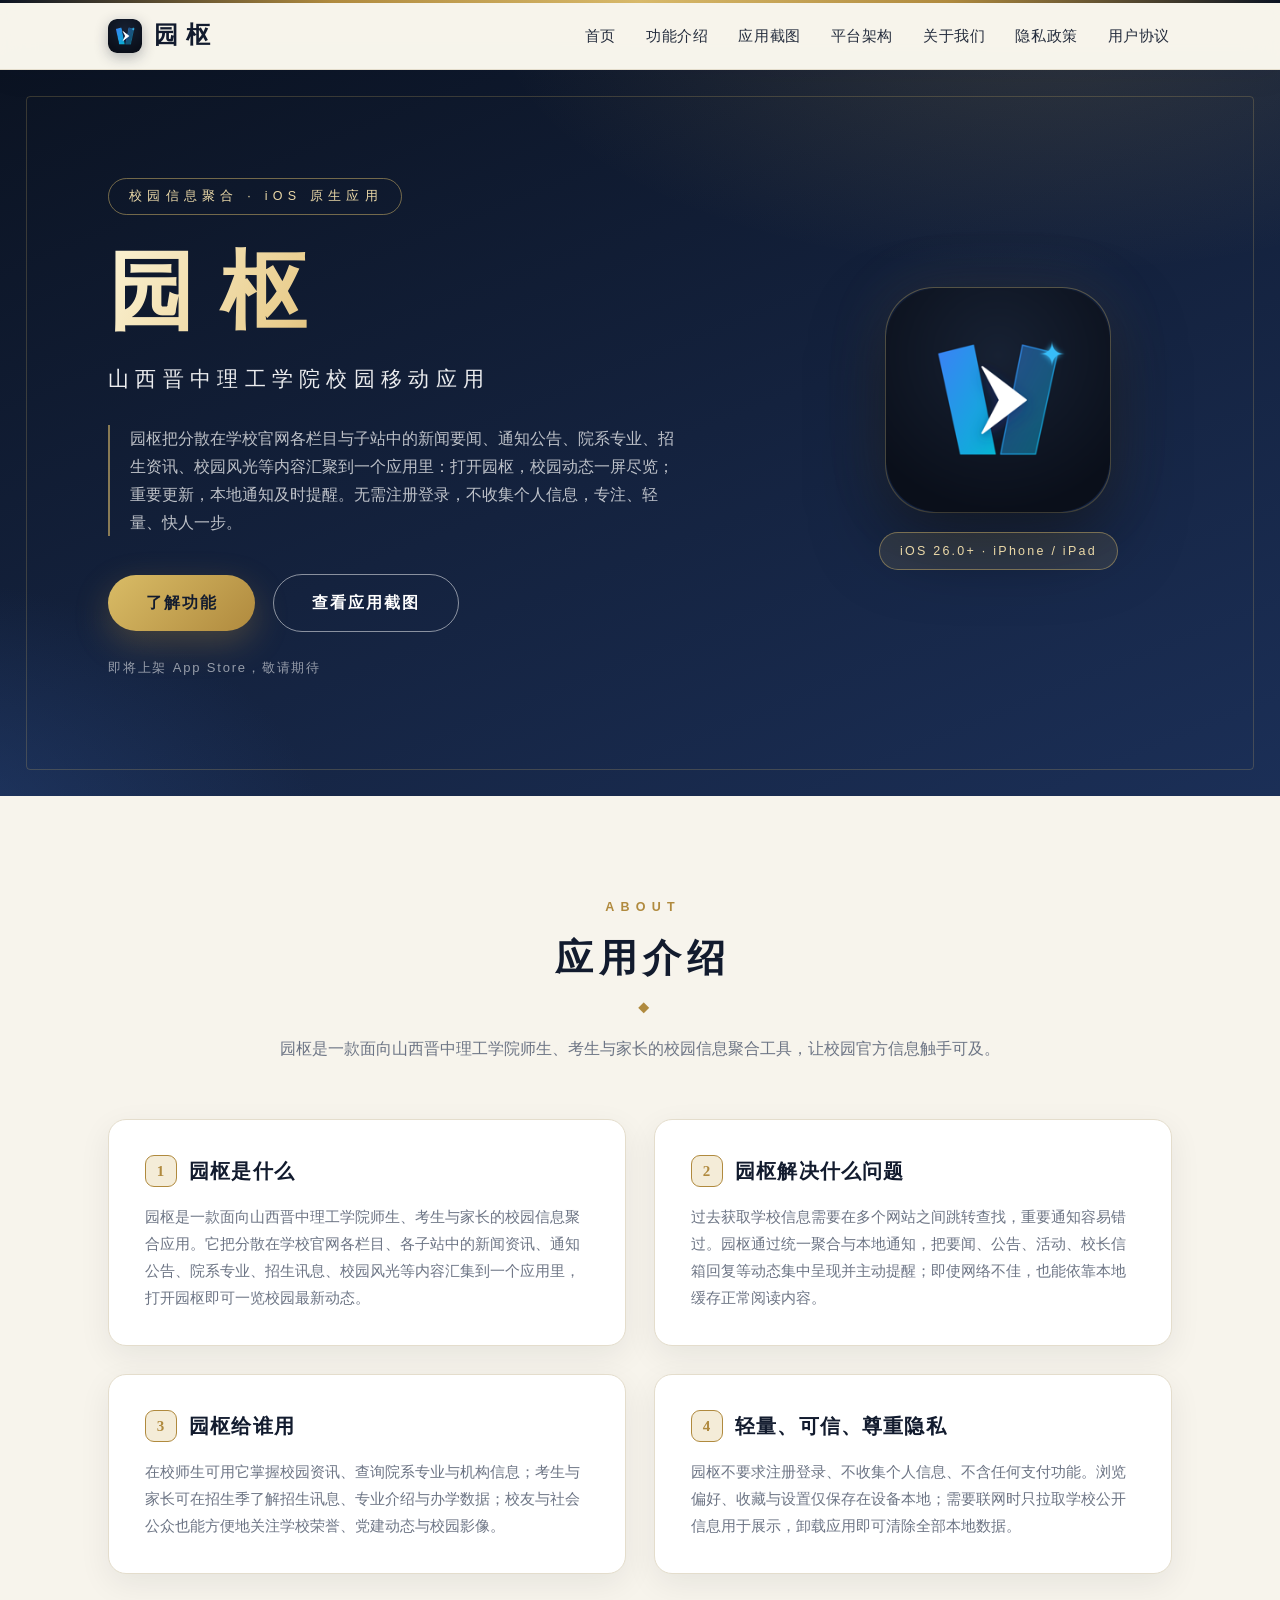
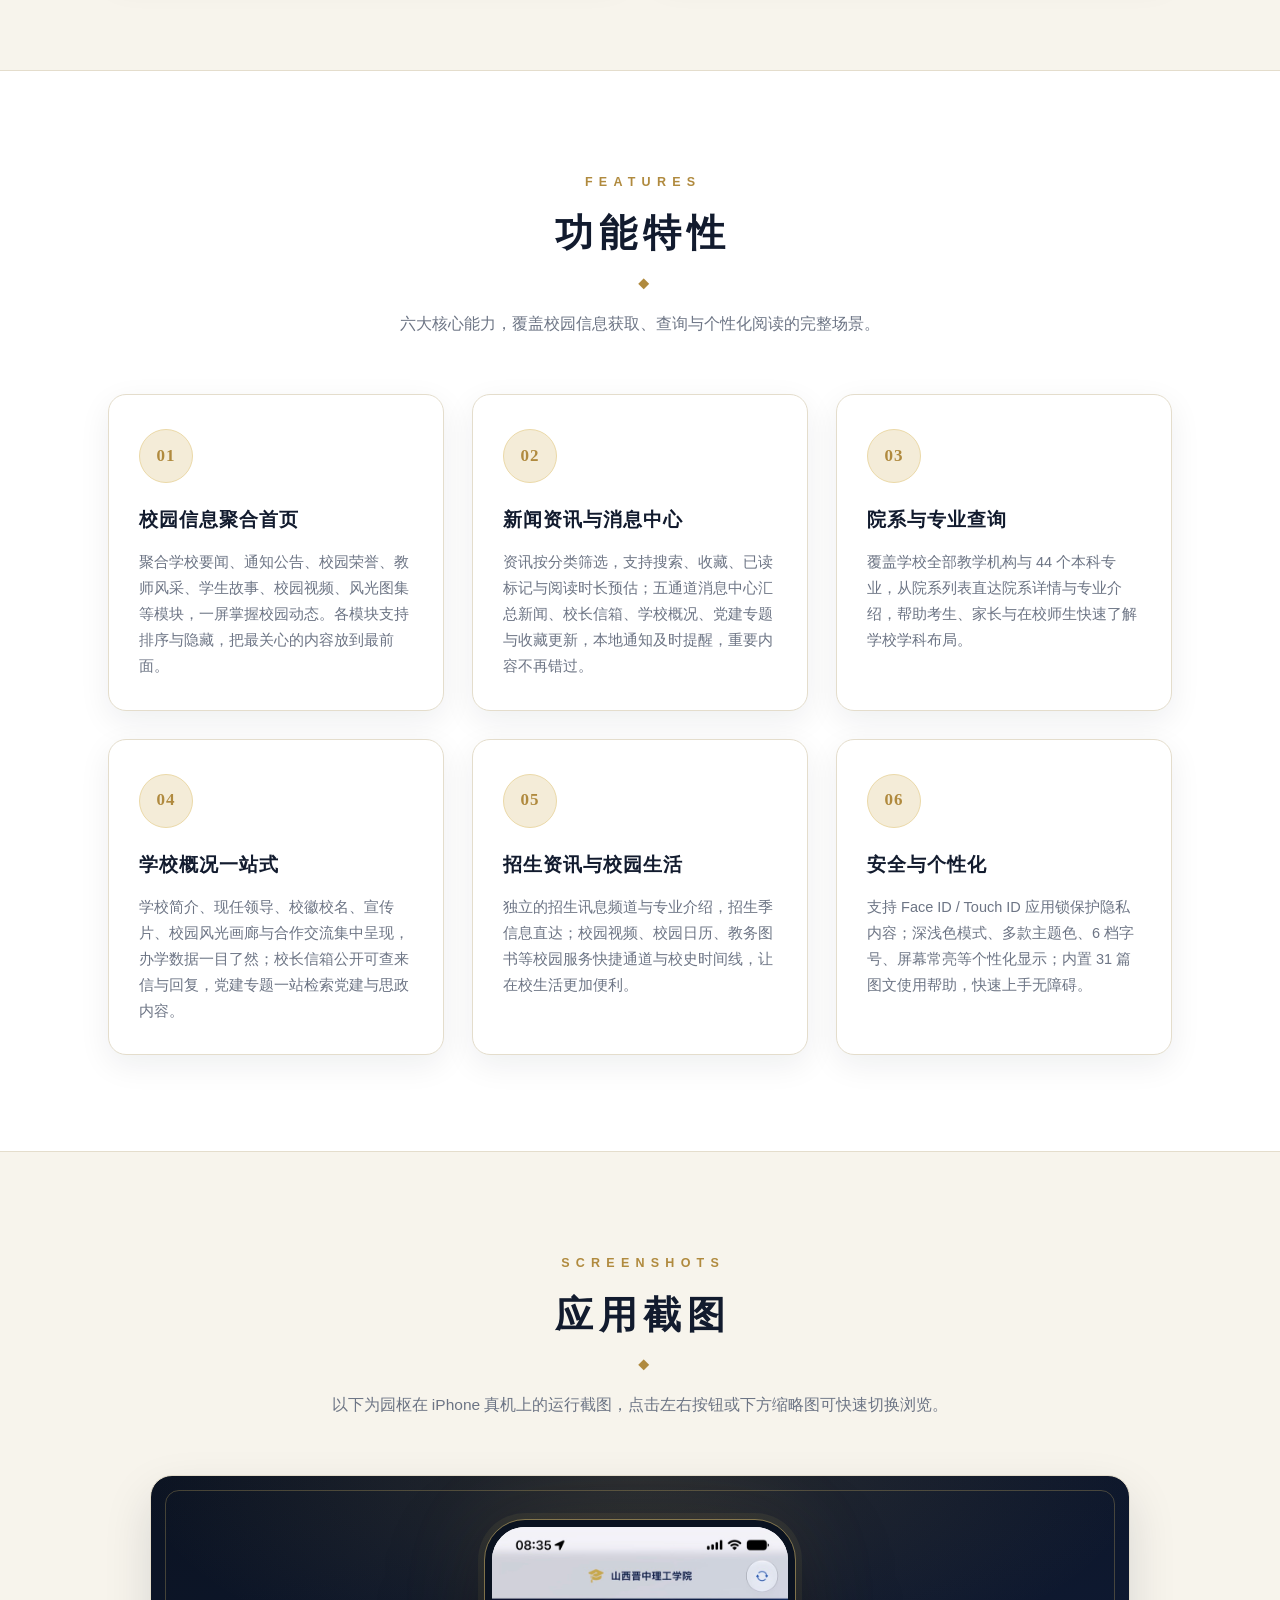
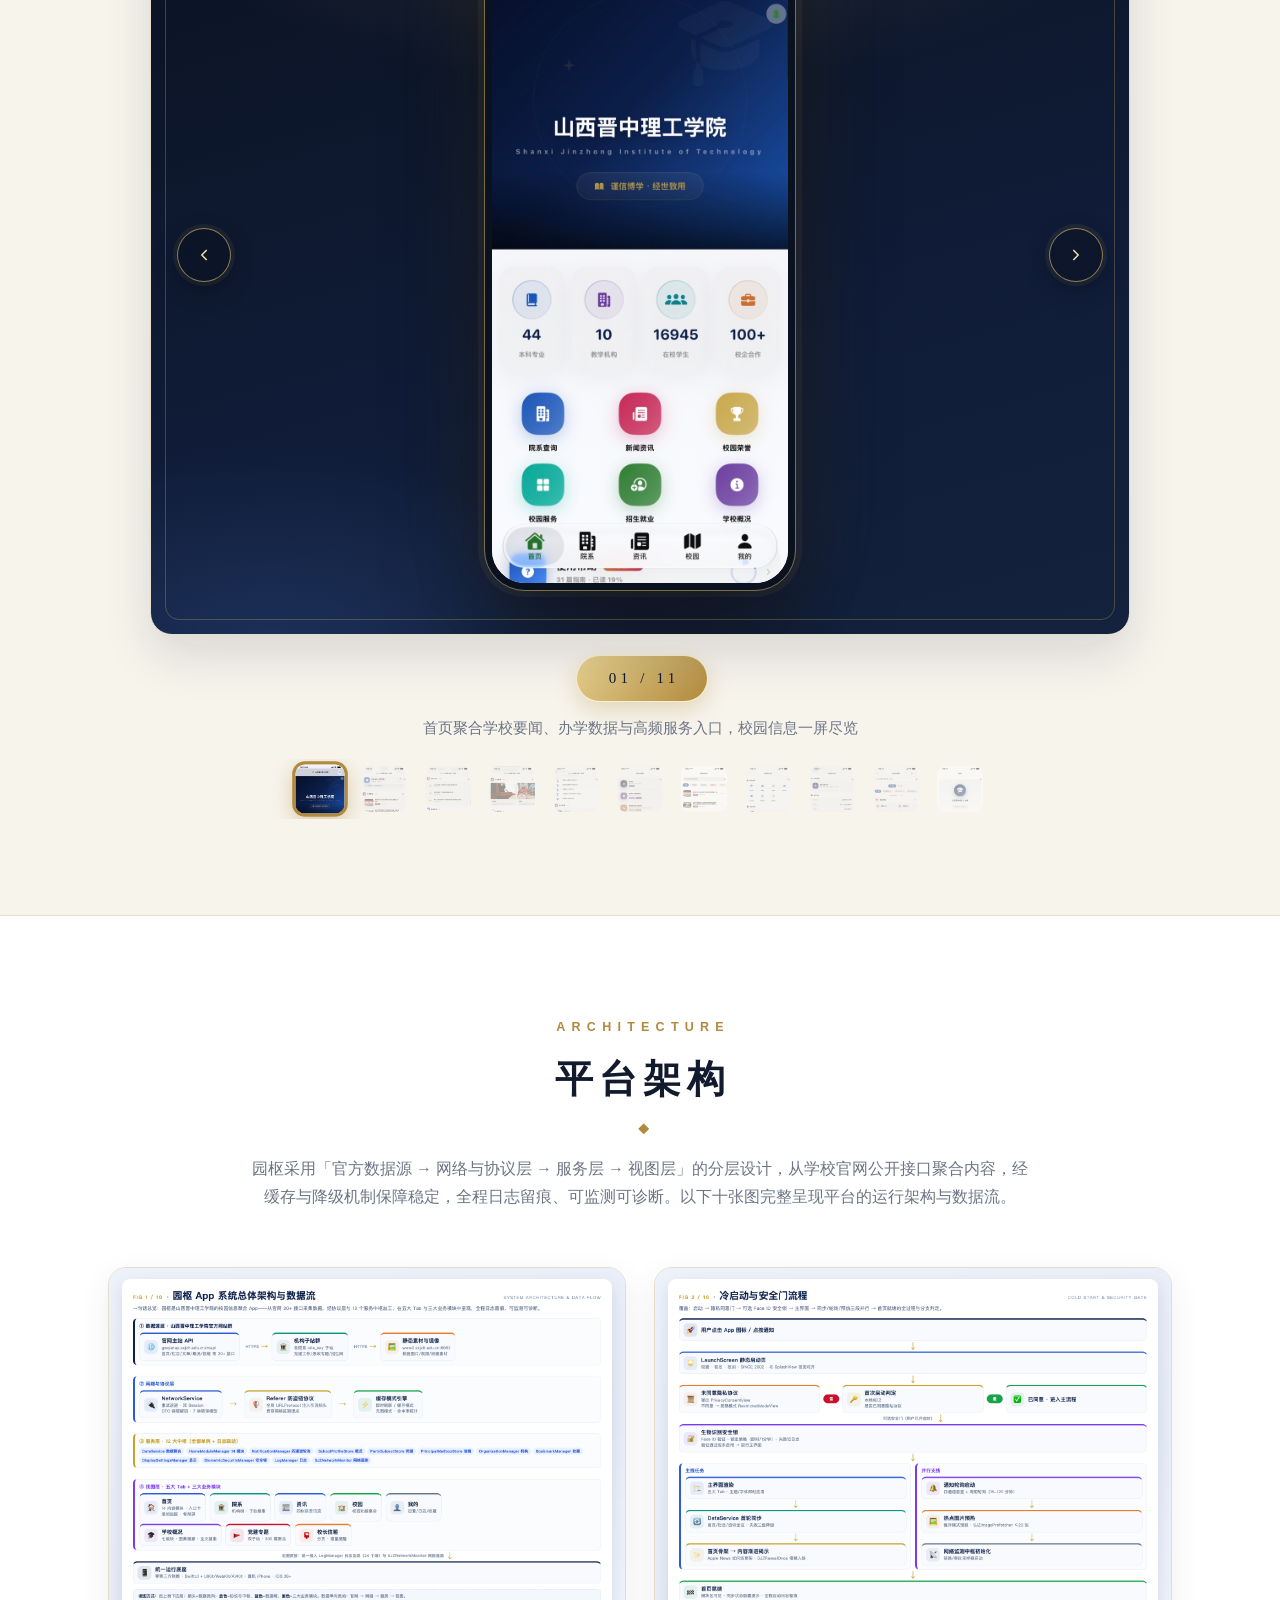
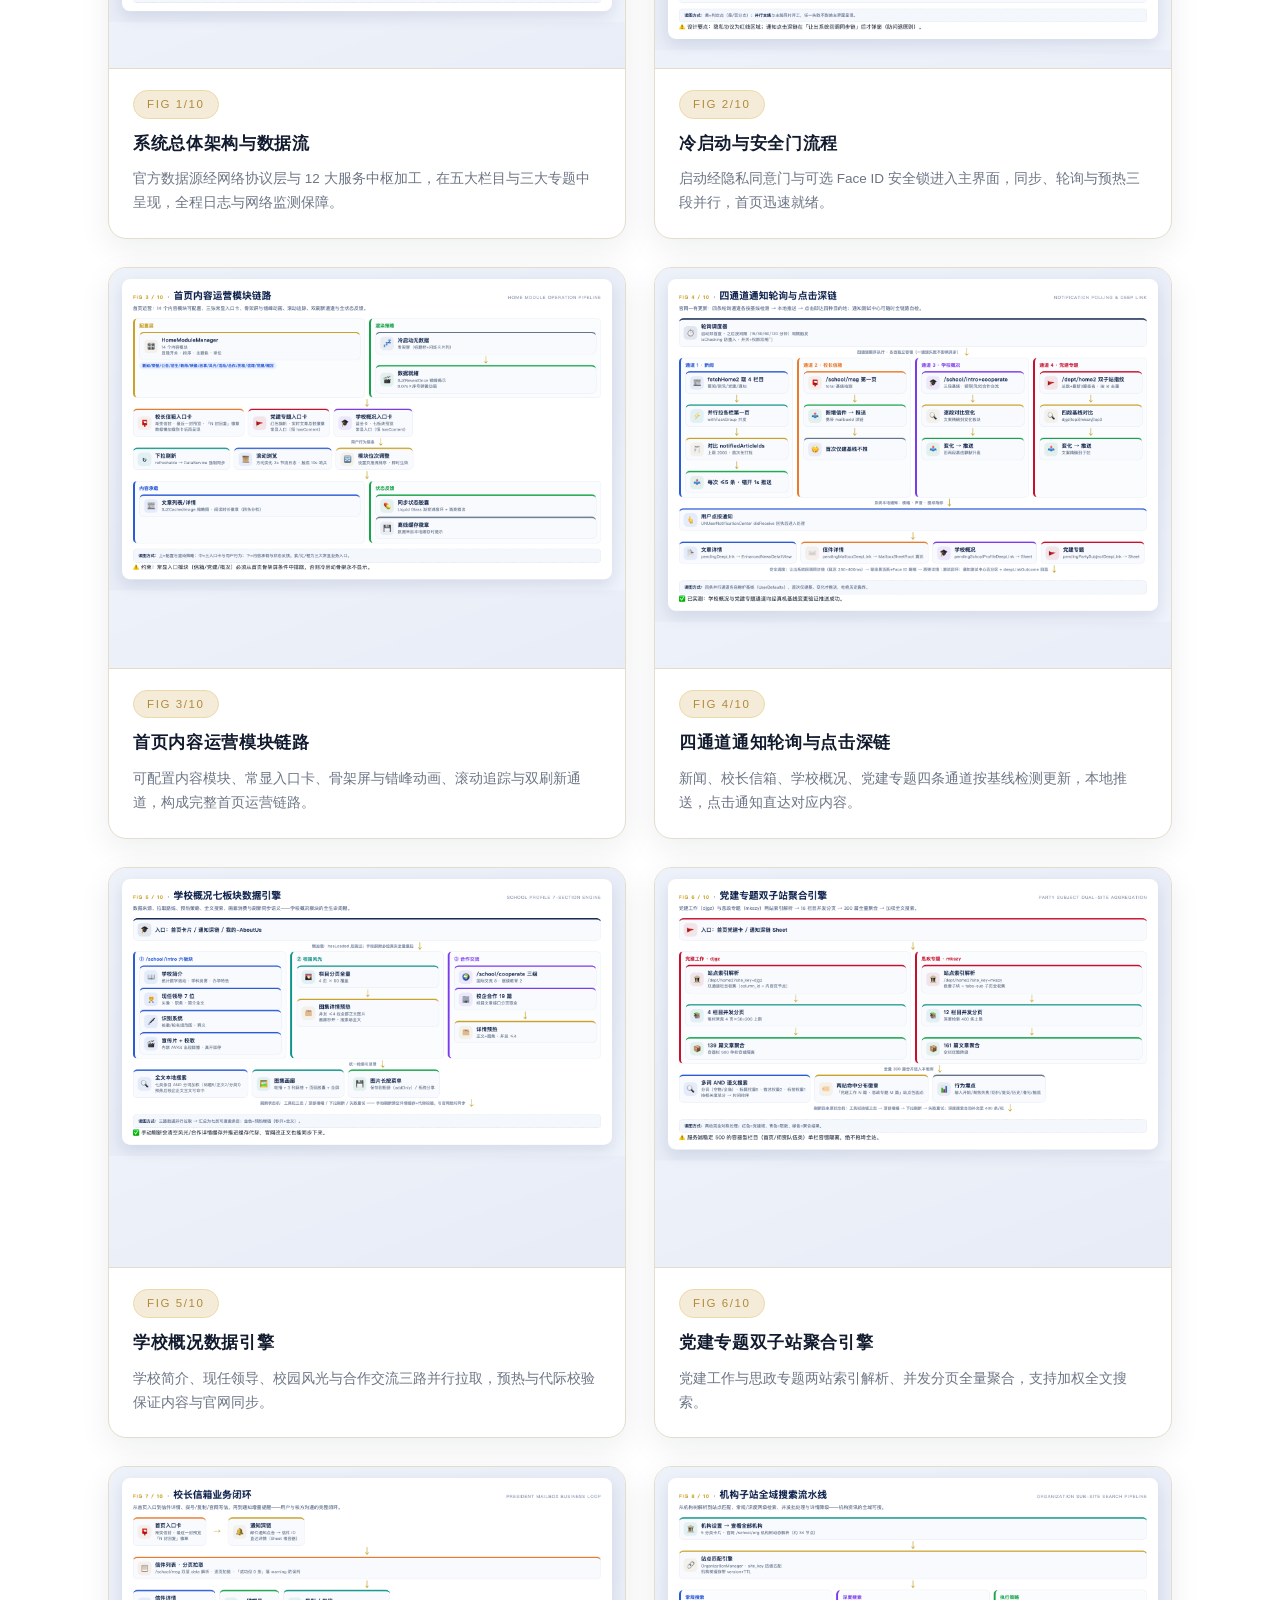
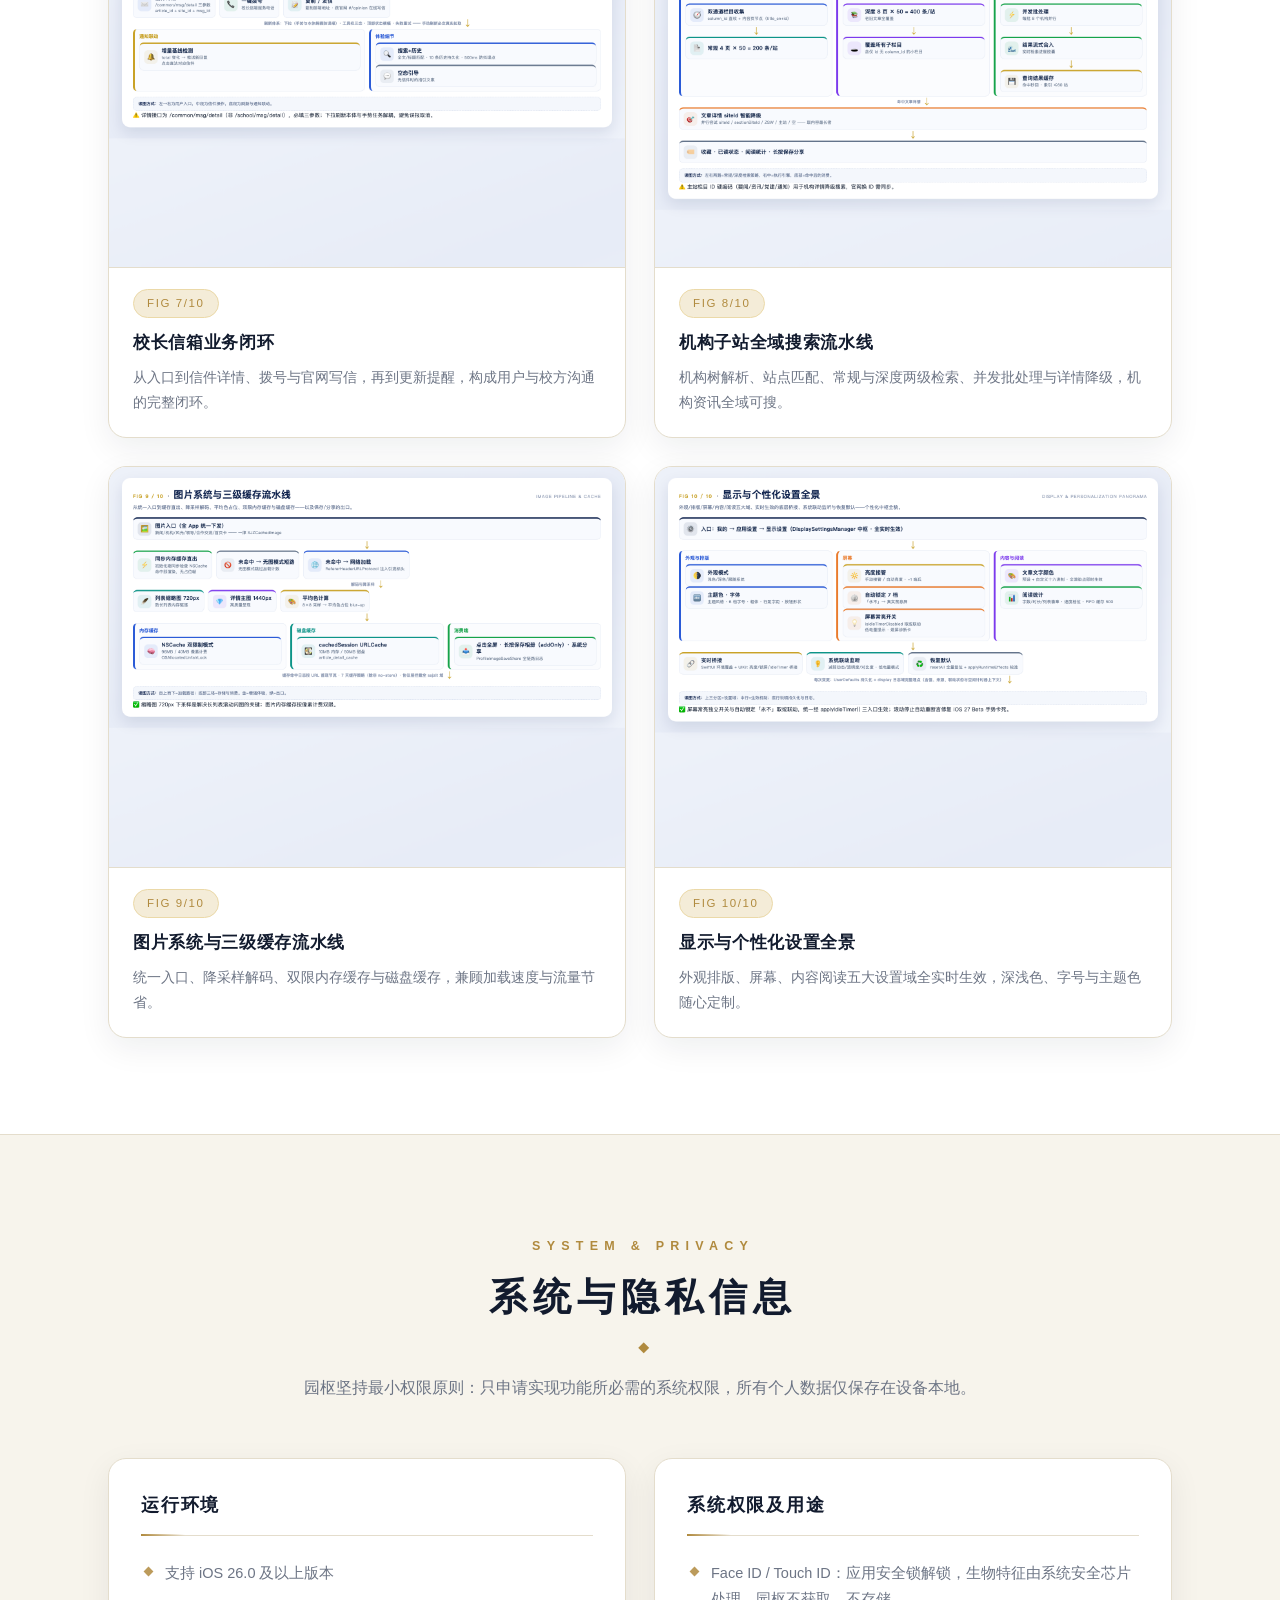
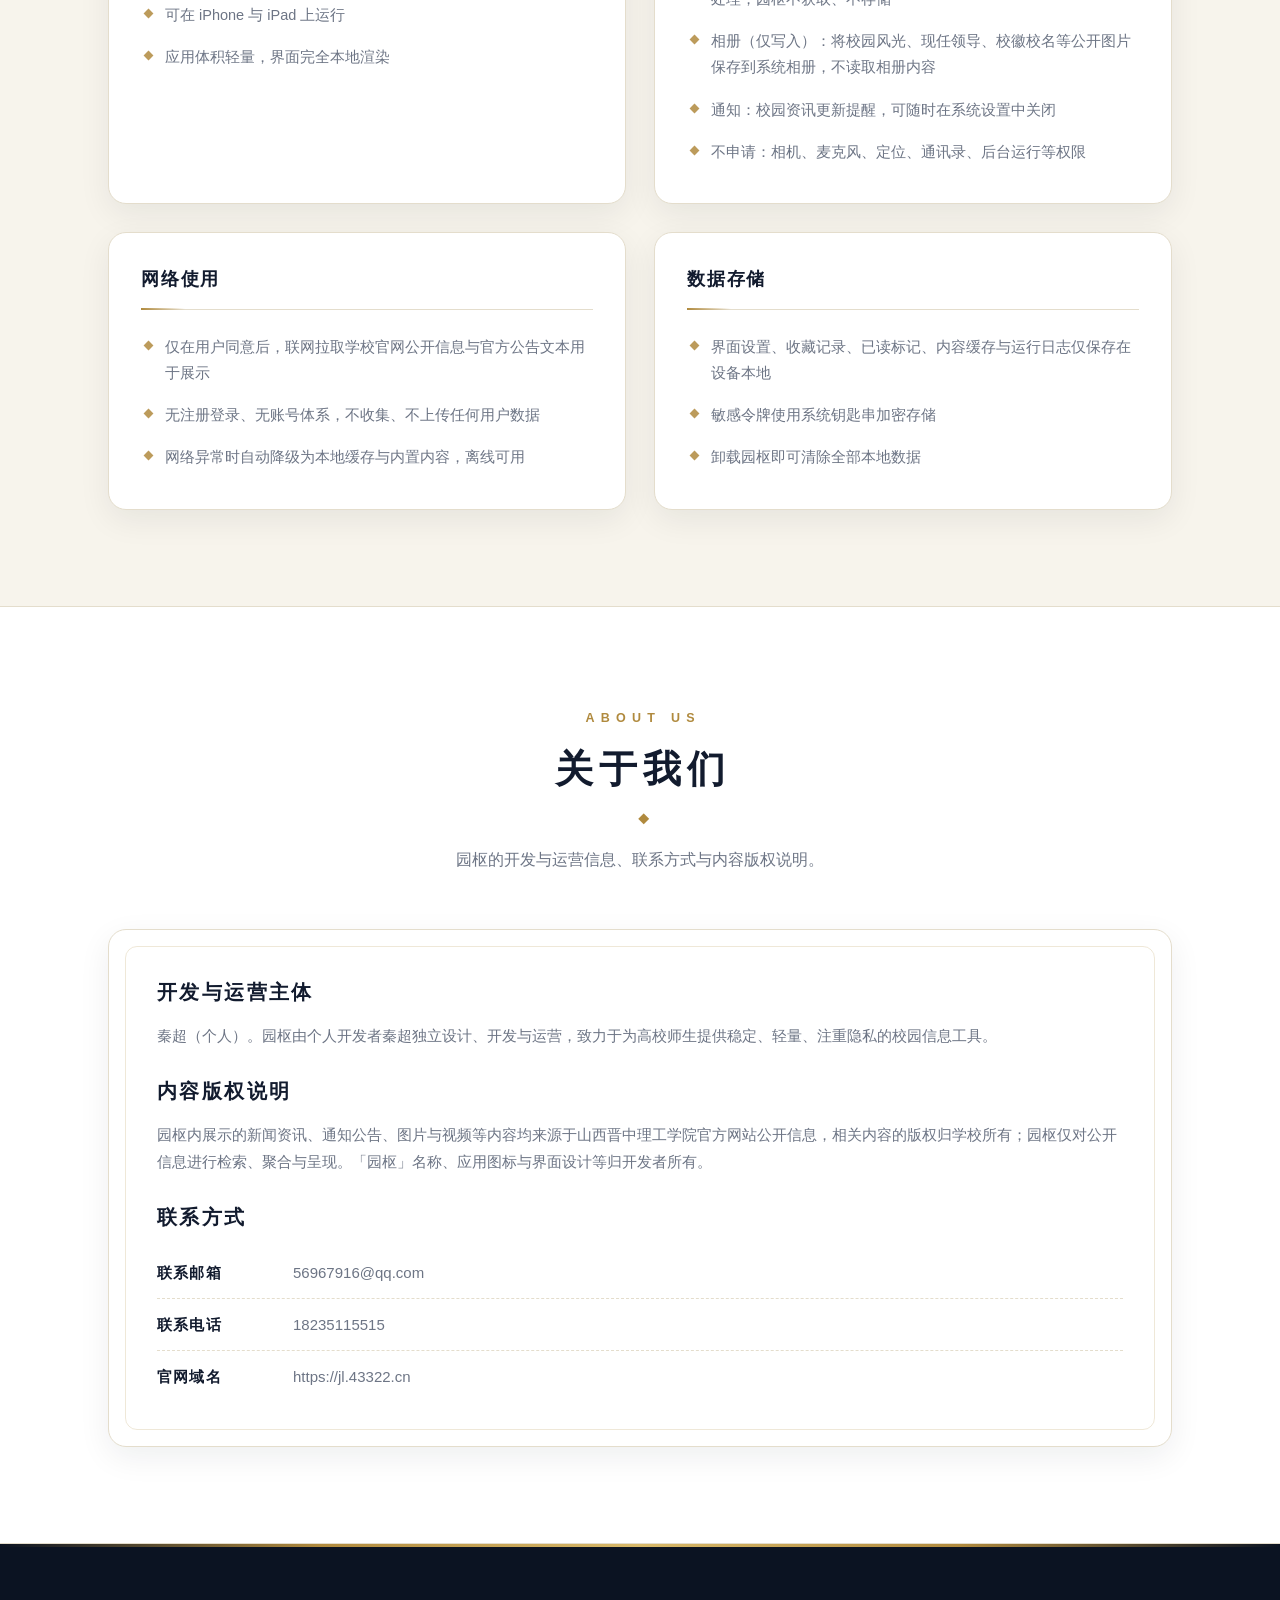
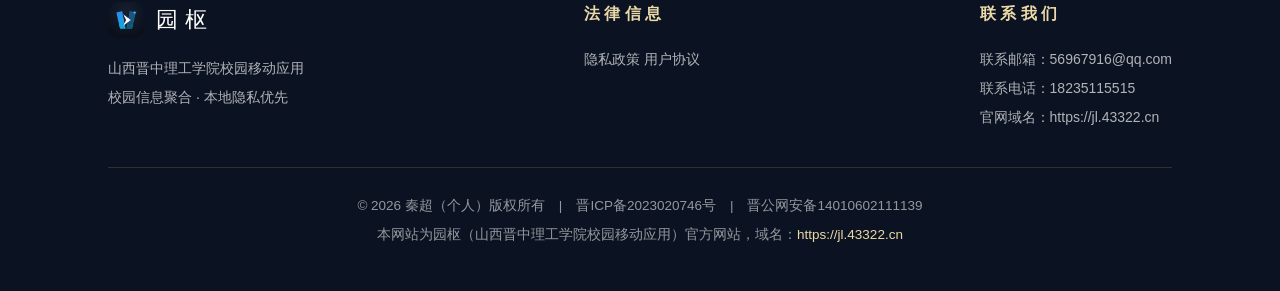
<file: index.html>
<!DOCTYPE html>
<html lang="zh-CN">
<head>
  <meta charset="UTF-8">
  <meta name="viewport" content="width=device-width, initial-scale=1.0">
  <title>园枢 · 山西晋中理工学院校园移动应用</title>
  <meta name="description" content="园枢是一款面向山西晋中理工学院师生、考生与家长的校园信息聚合应用，聚合学校官网新闻、通知公告、院系专业、招生资讯、校园风光等内容，支持收藏、搜索与个性化阅读。">
  <link rel="icon" type="image/png" href="assets/icon.png">
  <link rel="stylesheet" href="styles.css">
</head>
<body id="top">

  <!-- ================= 顶部导航 ================= -->
  <header class="site-header">
    <div class="container nav">
      <a class="brand" href="index.html" aria-label="返回首页">
        <img src="assets/icon.png" alt="园枢图标">
        <span>园枢</span>
      </a>
      <nav class="nav-links" aria-label="主导航">
        <a href="#top">首页</a>
        <a href="#features">功能介绍</a>
        <a href="#screenshots">应用截图</a>
        <a href="#architecture">平台架构</a>
        <a href="#about">关于我们</a>
        <a href="privacy.html">隐私政策</a>
        <a href="agreement.html">用户协议</a>
      </nav>
    </div>
  </header>

  <!-- ================= 首屏 Hero ================= -->
  <section class="hero">
    <div class="container hero-inner">
      <div class="hero-text">
        <span class="hero-tag">校园信息聚合 · iOS 原生应用</span>
        <h1>园枢</h1>
        <p class="hero-slogan">山西晋中理工学院校园移动应用</p>
        <p class="hero-desc">
          园枢把分散在学校官网各栏目与子站中的新闻要闻、通知公告、院系专业、招生资讯、校园风光等内容汇聚到一个应用里：打开园枢，校园动态一屏尽览；重要更新，本地通知及时提醒。无需注册登录，不收集个人信息，专注、轻量、快人一步。
        </p>
        <div class="hero-actions">
          <a class="btn btn-gold" href="#features">了解功能</a>
          <a class="btn btn-ghost" href="#screenshots">查看应用截图</a>
        </div>
        <p class="hero-note">即将上架 App Store，敬请期待</p>
      </div>
      <div class="hero-icon">
        <img src="assets/icon.png" alt="园枢图标">
        <span class="status">iOS 26.0+ · iPhone / iPad</span>
      </div>
    </div>
  </section>

  <!-- ================= 应用介绍 ================= -->
  <section class="section" id="intro">
    <div class="container">
      <div class="section-head">
        <span class="kicker">ABOUT</span>
        <h2>应用介绍</h2>
        <p>园枢是一款面向山西晋中理工学院师生、考生与家长的校园信息聚合工具，让校园官方信息触手可及。</p>
      </div>
      <div class="intro-grid">
        <article class="intro-card">
          <h3><span class="num">1</span>园枢是什么</h3>
          <p>
            园枢是一款面向山西晋中理工学院师生、考生与家长的校园信息聚合应用。它把分散在学校官网各栏目、各子站中的新闻资讯、通知公告、院系专业、招生讯息、校园风光等内容汇集到一个应用里，打开园枢即可一览校园最新动态。
          </p>
        </article>
        <article class="intro-card">
          <h3><span class="num">2</span>园枢解决什么问题</h3>
          <p>
            过去获取学校信息需要在多个网站之间跳转查找，重要通知容易错过。园枢通过统一聚合与本地通知，把要闻、公告、活动、校长信箱回复等动态集中呈现并主动提醒；即使网络不佳，也能依靠本地缓存正常阅读内容。
          </p>
        </article>
        <article class="intro-card">
          <h3><span class="num">3</span>园枢给谁用</h3>
          <p>
            在校师生可用它掌握校园资讯、查询院系专业与机构信息；考生与家长可在招生季了解招生讯息、专业介绍与办学数据；校友与社会公众也能方便地关注学校荣誉、党建动态与校园影像。
          </p>
        </article>
        <article class="intro-card">
          <h3><span class="num">4</span>轻量、可信、尊重隐私</h3>
          <p>
            园枢不要求注册登录、不收集个人信息、不含任何支付功能。浏览偏好、收藏与设置仅保存在设备本地；需要联网时只拉取学校公开信息用于展示，卸载应用即可清除全部本地数据。
          </p>
        </article>
      </div>
    </div>
  </section>

  <!-- ================= 功能特性 ================= -->
  <section class="section section-alt" id="features">
    <div class="container">
      <div class="section-head">
        <span class="kicker">FEATURES</span>
        <h2>功能特性</h2>
        <p>六大核心能力，覆盖校园信息获取、查询与个性化阅读的完整场景。</p>
      </div>
      <div class="feature-grid">
        <article class="feature-card">
          <div class="feature-ico">01</div>
          <h3>校园信息聚合首页</h3>
          <p>
            聚合学校要闻、通知公告、校园荣誉、教师风采、学生故事、校园视频、风光图集等模块，一屏掌握校园动态。各模块支持排序与隐藏，把最关心的内容放到最前面。
          </p>
        </article>
        <article class="feature-card">
          <div class="feature-ico">02</div>
          <h3>新闻资讯与消息中心</h3>
          <p>
            资讯按分类筛选，支持搜索、收藏、已读标记与阅读时长预估；五通道消息中心汇总新闻、校长信箱、学校概况、党建专题与收藏更新，本地通知及时提醒，重要内容不再错过。
          </p>
        </article>
        <article class="feature-card">
          <div class="feature-ico">03</div>
          <h3>院系与专业查询</h3>
          <p>
            覆盖学校全部教学机构与 44 个本科专业，从院系列表直达院系详情与专业介绍，帮助考生、家长与在校师生快速了解学校学科布局。
          </p>
        </article>
        <article class="feature-card">
          <div class="feature-ico">04</div>
          <h3>学校概况一站式</h3>
          <p>
            学校简介、现任领导、校徽校名、宣传片、校园风光画廊与合作交流集中呈现，办学数据一目了然；校长信箱公开可查来信与回复，党建专题一站检索党建与思政内容。
          </p>
        </article>
        <article class="feature-card">
          <div class="feature-ico">05</div>
          <h3>招生资讯与校园生活</h3>
          <p>
            独立的招生讯息频道与专业介绍，招生季信息直达；校园视频、校园日历、教务图书等校园服务快捷通道与校史时间线，让在校生活更加便利。
          </p>
        </article>
        <article class="feature-card">
          <div class="feature-ico">06</div>
          <h3>安全与个性化</h3>
          <p>
            支持 Face ID / Touch ID 应用锁保护隐私内容；深浅色模式、多款主题色、6 档字号、屏幕常亮等个性化显示；内置 31 篇图文使用帮助，快速上手无障碍。
          </p>
        </article>
      </div>
    </div>
  </section>

  <!-- ================= 应用截图 ================= -->
  <section class="section" id="screenshots">
    <div class="container">
      <div class="section-head">
        <span class="kicker">SCREENSHOTS</span>
        <h2>应用截图</h2>
        <p>以下为园枢在 iPhone 真机上的运行截图，点击左右按钮或下方缩略图可快速切换浏览。</p>
      </div>
      <div class="carousel" id="appCarousel" role="region" aria-roledescription="轮播" aria-label="应用截图轮播">
        <div class="cvr-stage">
          <div class="cvr-phone">
          <img class="cvr-img active" src="assets/screenshot-01.jpg" alt="园枢首页：学校信息与功能入口" data-cap="首页聚合学校要闻、办学数据与高频服务入口，校园信息一屏尽览">
          <img class="cvr-img" src="assets/screenshot-02.jpg" alt="园枢首页：使用帮助、学校要闻与校园荣誉" data-cap="内置 31 篇使用帮助与阅读进度，学校要闻、校园荣誉直达">
          <img class="cvr-img" src="assets/screenshot-03.jpg" alt="园枢首页：通知公告、教师风采与映像校园" data-cap="通知公告、教师风采与映像校园模块，官方动态及时呈现">
          <img class="cvr-img" src="assets/screenshot-04.jpg" alt="园枢首页：学生故事、校园活动与发展历程" data-cap="学生故事、校园活动与学校发展历程，立体呈现校园风貌">
          <img class="cvr-img" src="assets/screenshot-05.jpg" alt="园枢首页：发展历程时间轴与专题入口" data-cap="发展历程时间轴与校长信箱、党建专题、学校概况快捷入口">
          <img class="cvr-img" src="assets/screenshot-06.jpg" alt="园枢院系：院系与专业列表" data-cap="院系中英文名称与专业数量一目了然，点击直达院系详情">
          <img class="cvr-img" src="assets/screenshot-07.jpg" alt="园枢资讯：分类新闻列表" data-cap="资讯中心：分类筛选、搜索与收藏，阅读安排心中有数">
          <img class="cvr-img" src="assets/screenshot-08.jpg" alt="园枢校园：校园服务与校园设施" data-cap="校园生活：教务、图书、招生就业等服务入口与校园设施查询">
          <img class="cvr-img" src="assets/screenshot-09.jpg" alt="园枢校园：机构设置与学校概况" data-cap="机构设置与学校概况，公开办学信息与官方链接集中呈现">
          <img class="cvr-img" src="assets/screenshot-10.jpg" alt="园枢校园：机构设置分类浏览" data-cap="机构设置：党委、群团、行政分类浏览，部门信息快速定位">
          <img class="cvr-img" src="assets/screenshot-11.jpg" alt="园枢我的：个人中心" data-cap="个人中心：消息中心、我的收藏、学校概况与各类设置入口">
          </div>
          <button class="cvr-arrow prev" type="button" aria-label="上一张截图">
            <svg width="18" height="18" viewBox="0 0 24 24" fill="none" stroke="currentColor" stroke-width="2.2" stroke-linecap="round" stroke-linejoin="round"><path d="M15 18l-6-6 6-6"/></svg>
          </button>
          <button class="cvr-arrow next" type="button" aria-label="下一张截图">
            <svg width="18" height="18" viewBox="0 0 24 24" fill="none" stroke="currentColor" stroke-width="2.2" stroke-linecap="round" stroke-linejoin="round"><path d="M9 6l6 6-6 6"/></svg>
          </button>
        </div>
        <div class="cvr-meta">
          <span class="cvr-chip" aria-hidden="true"><span id="cvrCount">01</span> / 11</span>
          <p class="cvr-caption" id="cvrCaption" aria-live="polite">首页聚合学校要闻、办学数据与高频服务入口，校园信息一屏尽览</p>
        </div>
        <div class="cvr-rail" id="cvrRail" role="tablist" aria-label="截图缩略图"></div>
      </div>
    </div>
  </section>

  <!-- ================= 平台架构 ================= -->
  <section class="section section-alt" id="architecture">
    <div class="container">
      <div class="section-head">
        <span class="kicker">ARCHITECTURE</span>
        <h2>平台架构</h2>
        <p>
          园枢采用「官方数据源 → 网络与协议层 → 服务层 → 视图层」的分层设计，从学校官网公开接口聚合内容，经缓存与降级机制保障稳定，全程日志留痕、可监测可诊断。以下十张图完整呈现平台的运行架构与数据流。
        </p>
      </div>
      <div class="flow-grid">
        <figure class="flow-card">
          <img src="assets/flow-01.png" alt="园枢系统总体架构与数据流" loading="lazy">
          <figcaption class="flow-cap">
            <span class="fig-no">FIG 1/10</span>
            <h3>系统总体架构与数据流</h3>
            <p>官方数据源经网络协议层与 12 大服务中枢加工，在五大栏目与三大专题中呈现，全程日志与网络监测保障。</p>
          </figcaption>
        </figure>
        <figure class="flow-card">
          <img src="assets/flow-02.png" alt="园枢冷启动与安全门流程" loading="lazy">
          <figcaption class="flow-cap">
            <span class="fig-no">FIG 2/10</span>
            <h3>冷启动与安全门流程</h3>
            <p>启动经隐私同意门与可选 Face ID 安全锁进入主界面，同步、轮询与预热三段并行，首页迅速就绪。</p>
          </figcaption>
        </figure>
        <figure class="flow-card">
          <img src="assets/flow-03.png" alt="园枢首页内容运营模块链路" loading="lazy">
          <figcaption class="flow-cap">
            <span class="fig-no">FIG 3/10</span>
            <h3>首页内容运营模块链路</h3>
            <p>可配置内容模块、常显入口卡、骨架屏与错峰动画、滚动追踪与双刷新通道，构成完整首页运营链路。</p>
          </figcaption>
        </figure>
        <figure class="flow-card">
          <img src="assets/flow-04.png" alt="园枢四通道通知轮询与点击深链" loading="lazy">
          <figcaption class="flow-cap">
            <span class="fig-no">FIG 4/10</span>
            <h3>四通道通知轮询与点击深链</h3>
            <p>新闻、校长信箱、学校概况、党建专题四条通道按基线检测更新，本地推送，点击通知直达对应内容。</p>
          </figcaption>
        </figure>
        <figure class="flow-card">
          <img src="assets/flow-05.png" alt="园枢学校概况数据引擎" loading="lazy">
          <figcaption class="flow-cap">
            <span class="fig-no">FIG 5/10</span>
            <h3>学校概况数据引擎</h3>
            <p>学校简介、现任领导、校园风光与合作交流三路并行拉取，预热与代际校验保证内容与官网同步。</p>
          </figcaption>
        </figure>
        <figure class="flow-card">
          <img src="assets/flow-06.png" alt="园枢党建专题双子站聚合引擎" loading="lazy">
          <figcaption class="flow-cap">
            <span class="fig-no">FIG 6/10</span>
            <h3>党建专题双子站聚合引擎</h3>
            <p>党建工作与思政专题两站索引解析、并发分页全量聚合，支持加权全文搜索。</p>
          </figcaption>
        </figure>
        <figure class="flow-card">
          <img src="assets/flow-07.png" alt="园枢校长信箱业务闭环" loading="lazy">
          <figcaption class="flow-cap">
            <span class="fig-no">FIG 7/10</span>
            <h3>校长信箱业务闭环</h3>
            <p>从入口到信件详情、拨号与官网写信，再到更新提醒，构成用户与校方沟通的完整闭环。</p>
          </figcaption>
        </figure>
        <figure class="flow-card">
          <img src="assets/flow-08.png" alt="园枢机构子站全域搜索流水线" loading="lazy">
          <figcaption class="flow-cap">
            <span class="fig-no">FIG 8/10</span>
            <h3>机构子站全域搜索流水线</h3>
            <p>机构树解析、站点匹配、常规与深度两级检索、并发批处理与详情降级，机构资讯全域可搜。</p>
          </figcaption>
        </figure>
        <figure class="flow-card">
          <img src="assets/flow-09.png" alt="园枢图片系统与三级缓存流水线" loading="lazy">
          <figcaption class="flow-cap">
            <span class="fig-no">FIG 9/10</span>
            <h3>图片系统与三级缓存流水线</h3>
            <p>统一入口、降采样解码、双限内存缓存与磁盘缓存，兼顾加载速度与流量节省。</p>
          </figcaption>
        </figure>
        <figure class="flow-card">
          <img src="assets/flow-10.png" alt="园枢显示与个性化设置全景" loading="lazy">
          <figcaption class="flow-cap">
            <span class="fig-no">FIG 10/10</span>
            <h3>显示与个性化设置全景</h3>
            <p>外观排版、屏幕、内容阅读五大设置域全实时生效，深浅色、字号与主题色随心定制。</p>
          </figcaption>
        </figure>
      </div>
    </div>
  </section>

  <!-- ================= 系统与隐私信息 ================= -->
  <section class="section" id="system">
    <div class="container">
      <div class="section-head">
        <span class="kicker">SYSTEM &amp; PRIVACY</span>
        <h2>系统与隐私信息</h2>
        <p>园枢坚持最小权限原则：只申请实现功能所必需的系统权限，所有个人数据仅保存在设备本地。</p>
      </div>
      <div class="sys-grid">
        <article class="sys-card">
          <h3>运行环境</h3>
          <ul>
            <li>支持 iOS 26.0 及以上版本</li>
            <li>可在 iPhone 与 iPad 上运行</li>
            <li>应用体积轻量，界面完全本地渲染</li>
          </ul>
        </article>
        <article class="sys-card">
          <h3>系统权限及用途</h3>
          <ul>
            <li>Face ID / Touch ID：应用安全锁解锁，生物特征由系统安全芯片处理，园枢不获取、不存储</li>
            <li>相册（仅写入）：将校园风光、现任领导、校徽校名等公开图片保存到系统相册，不读取相册内容</li>
            <li>通知：校园资讯更新提醒，可随时在系统设置中关闭</li>
            <li>不申请：相机、麦克风、定位、通讯录、后台运行等权限</li>
          </ul>
        </article>
        <article class="sys-card">
          <h3>网络使用</h3>
          <ul>
            <li>仅在用户同意后，联网拉取学校官网公开信息与官方公告文本用于展示</li>
            <li>无注册登录、无账号体系，不收集、不上传任何用户数据</li>
            <li>网络异常时自动降级为本地缓存与内置内容，离线可用</li>
          </ul>
        </article>
        <article class="sys-card">
          <h3>数据存储</h3>
          <ul>
            <li>界面设置、收藏记录、已读标记、内容缓存与运行日志仅保存在设备本地</li>
            <li>敏感令牌使用系统钥匙串加密存储</li>
            <li>卸载园枢即可清除全部本地数据</li>
          </ul>
        </article>
      </div>
    </div>
  </section>

  <!-- ================= 关于我们 ================= -->
  <section class="section section-alt" id="about">
    <div class="container">
      <div class="section-head">
        <span class="kicker">ABOUT US</span>
        <h2>关于我们</h2>
        <p>园枢的开发与运营信息、联系方式与内容版权说明。</p>
      </div>
      <div class="about-card">
        <h3>开发与运营主体</h3>
        <p>
          秦超（个人）。园枢由个人开发者秦超独立设计、开发与运营，致力于为高校师生提供稳定、轻量、注重隐私的校园信息工具。
        </p>
        <h3>内容版权说明</h3>
        <p>
          园枢内展示的新闻资讯、通知公告、图片与视频等内容均来源于山西晋中理工学院官方网站公开信息，相关内容的版权归学校所有；园枢仅对公开信息进行检索、聚合与呈现。「园枢」名称、应用图标与界面设计等归开发者所有。
        </p>
        <h3>联系方式</h3>
        <div class="about-table">
          <div class="row"><div class="k">联系邮箱</div><div class="v">56967916@qq.com</div></div>
          <div class="row"><div class="k">联系电话</div><div class="v">18235115515</div></div>
          <div class="row"><div class="k">官网域名</div><div class="v">https://jl.43322.cn</div></div>
        </div>
      </div>
    </div>
  </section>

  <!-- ================= 页脚 ================= -->
  <footer class="site-footer">
    <div class="container">
      <div class="footer-grid">
        <div class="footer-col">
          <div class="footer-brand"><img src="assets/icon.png" alt="园枢图标">园枢</div>
          <p>山西晋中理工学院校园移动应用<br>校园信息聚合 · 本地隐私优先</p>
        </div>
        <div class="footer-col legal">
          <h4>法律信息</h4>
          <a href="privacy.html">隐私政策</a>
          <a href="agreement.html">用户协议</a>
        </div>
        <div class="footer-col">
          <h4>联系我们</h4>
          <p>联系邮箱：56967916@qq.com</p>
          <p>联系电话：18235115515</p>
          <p>官网域名：https://jl.43322.cn</p>
        </div>
      </div>
      <div class="copyright">
        © 2026 秦超（个人）版权所有　|　晋ICP备2023020746号　|　晋公网安备14010602111139<br>
        本网站为园枢（山西晋中理工学院校园移动应用）官方网站，域名：<span class="domain">https://jl.43322.cn</span>
      </div>
    </div>
  </footer>

<script>
  (function () {
    var stage = document.querySelector('#appCarousel .cvr-stage');
    if (!stage) return;
    var imgs = Array.prototype.slice.call(document.querySelectorAll('#appCarousel .cvr-img'));
    var countEl = document.getElementById('cvrCount');
    var capEl = document.getElementById('cvrCaption');
    var rail = document.getElementById('cvrRail');
    var prevBtn = document.querySelector('#appCarousel .cvr-arrow.prev');
    var nextBtn = document.querySelector('#appCarousel .cvr-arrow.next');
    var total = imgs.length;
    var cur = 0;
    var thumbs;

    // 构建缩略图条（与舞台图同源，保证数据一致）
    rail.innerHTML = imgs.map(function (img, i) {
      return '<button class="cvr-thumb' + (i === 0 ? ' active' : '') + '" type="button" data-i="' + i + '" aria-label="查看第 ' + (i + 1) + ' 张截图"><img src="' + img.getAttribute('src') + '" alt=""></button>';
    }).join('');
    thumbs = Array.prototype.slice.call(rail.children);

    function go(i) {
      cur = (i + total) % total;
      imgs.forEach(function (el, j) { el.classList.toggle('active', j === cur); });
      thumbs.forEach(function (el, j) { el.classList.toggle('active', j === cur); });
      countEl.textContent = String(cur + 1).padStart(2, '0');
      capEl.textContent = imgs[cur].getAttribute('data-cap') || '';
      var t = thumbs[cur];
      if (t && t.scrollIntoView) { t.scrollIntoView({ behavior: 'smooth', block: 'nearest', inline: 'center' }); }
    }

    prevBtn.addEventListener('click', function () { go(cur - 1); });
    nextBtn.addEventListener('click', function () { go(cur + 1); });
    rail.addEventListener('click', function (e) {
      var btn = e.target.closest('.cvr-thumb');
      if (btn) go(parseInt(btn.getAttribute('data-i'), 10));
    });
    document.addEventListener('keydown', function (e) {
      if (e.key !== 'ArrowLeft' && e.key !== 'ArrowRight') return;
      var r = stage.getBoundingClientRect();
      var visible = r.top < window.innerHeight && r.bottom > 0;
      if (!visible) return;
      if (e.key === 'ArrowLeft') { prevBtn.click(); }
      if (e.key === 'ArrowRight') { nextBtn.click(); }
    });
  })();
</script>

</body>
</html>
</file>
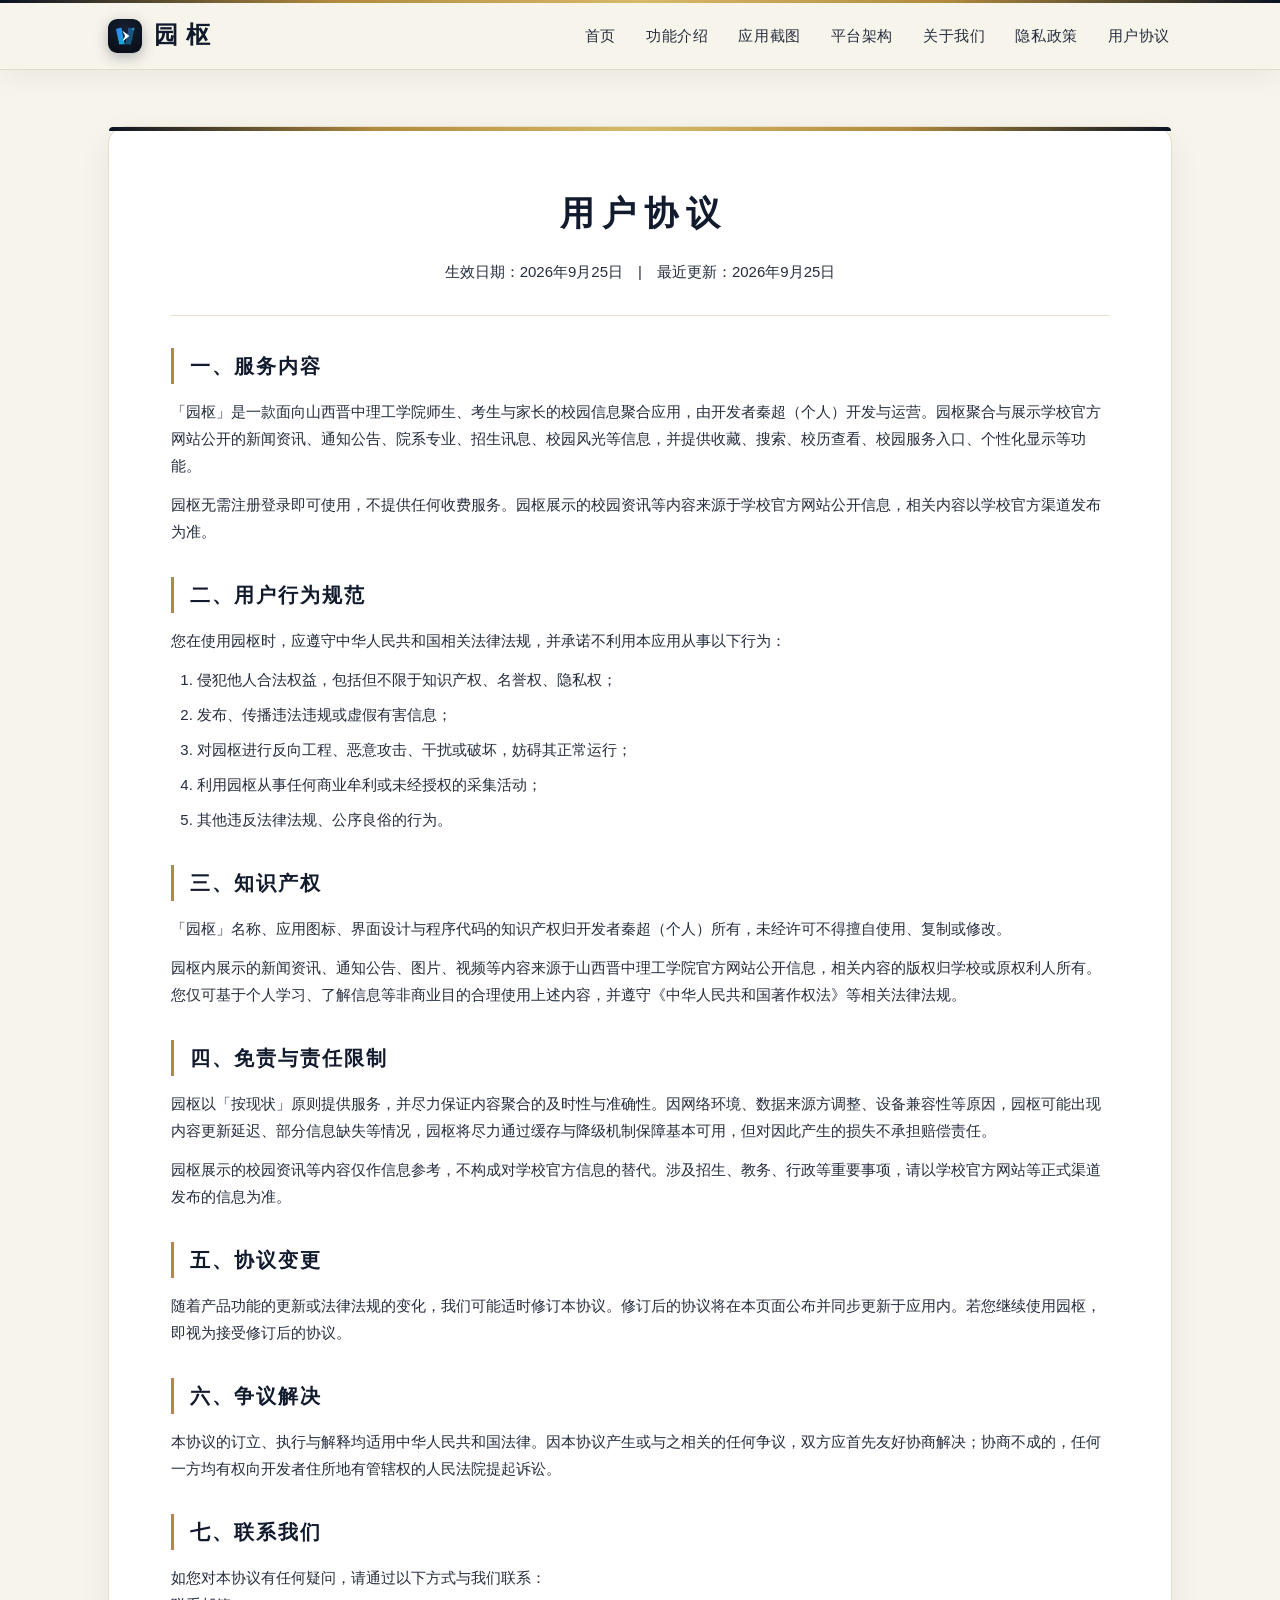
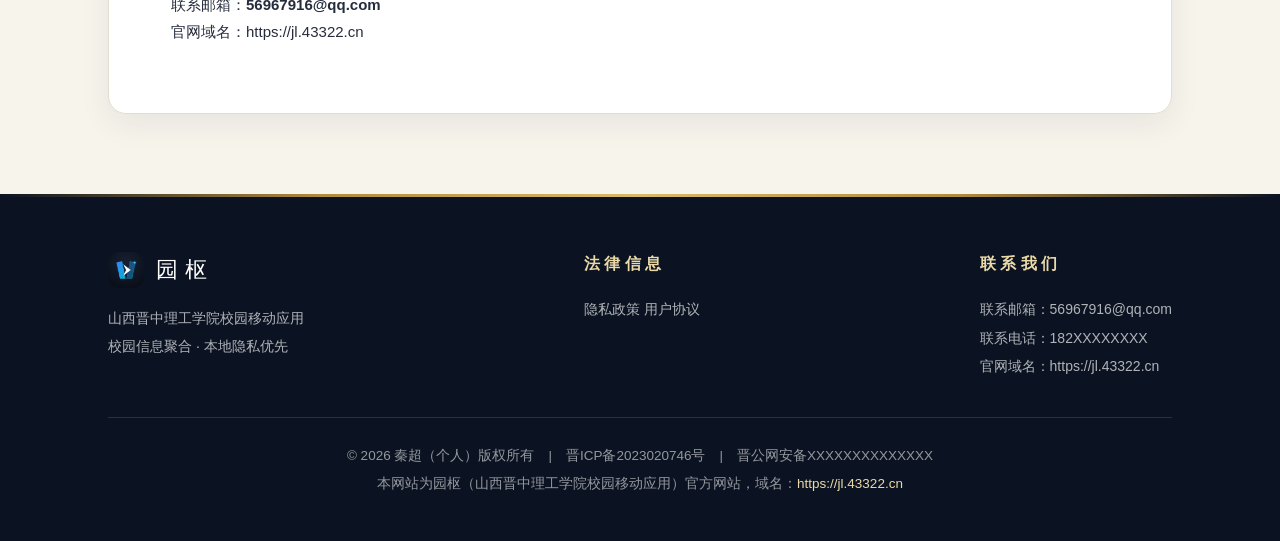
<file: agreement.html>
<!DOCTYPE html>
<html lang="zh-CN">
<head>
  <meta charset="UTF-8">
  <meta name="viewport" content="width=device-width, initial-scale=1.0">
  <title>用户协议 · 园枢</title>
  <meta name="description" content="园枢用户协议：服务内容、用户行为规范、知识产权归属、免责与责任限制、协议变更与争议解决条款。">
  <link rel="icon" type="image/png" href="assets/icon.png">
  <link rel="stylesheet" href="styles.css">
</head>
<body>

  <header class="site-header">
    <div class="container nav">
      <a class="brand" href="index.html" aria-label="返回首页">
        <img src="assets/icon.png" alt="园枢图标">
        <span>园枢</span>
      </a>
      <nav class="nav-links" aria-label="主导航">
        <a href="index.html#top">首页</a>
        <a href="index.html#features">功能介绍</a>
        <a href="index.html#screenshots">应用截图</a>
        <a href="index.html#architecture">平台架构</a>
        <a href="index.html#about">关于我们</a>
        <a href="privacy.html">隐私政策</a>
        <a href="agreement.html">用户协议</a>
      </nav>
    </div>
  </header>

  <main class="container">
    <div class="doc-wrap">
      <h1>用户协议</h1>
      <p class="doc-meta">生效日期：2026年9月25日　|　最近更新：2026年9月25日</p>

      <h2>一、服务内容</h2>
      <p>
        「园枢」是一款面向山西晋中理工学院师生、考生与家长的校园信息聚合应用，由开发者秦超（个人）开发与运营。园枢聚合与展示学校官方网站公开的新闻资讯、通知公告、院系专业、招生讯息、校园风光等信息，并提供收藏、搜索、校历查看、校园服务入口、个性化显示等功能。
      </p>
      <p>
        园枢无需注册登录即可使用，不提供任何收费服务。园枢展示的校园资讯等内容来源于学校官方网站公开信息，相关内容以学校官方渠道发布为准。
      </p>

      <h2>二、用户行为规范</h2>
      <p>您在使用园枢时，应遵守中华人民共和国相关法律法规，并承诺不利用本应用从事以下行为：</p>
      <ol>
        <li>侵犯他人合法权益，包括但不限于知识产权、名誉权、隐私权；</li>
        <li>发布、传播违法违规或虚假有害信息；</li>
        <li>对园枢进行反向工程、恶意攻击、干扰或破坏，妨碍其正常运行；</li>
        <li>利用园枢从事任何商业牟利或未经授权的采集活动；</li>
        <li>其他违反法律法规、公序良俗的行为。</li>
      </ol>

      <h2>三、知识产权</h2>
      <p>
        「园枢」名称、应用图标、界面设计与程序代码的知识产权归开发者秦超（个人）所有，未经许可不得擅自使用、复制或修改。
      </p>
      <p>
        园枢内展示的新闻资讯、通知公告、图片、视频等内容来源于山西晋中理工学院官方网站公开信息，相关内容的版权归学校或原权利人所有。您仅可基于个人学习、了解信息等非商业目的合理使用上述内容，并遵守《中华人民共和国著作权法》等相关法律法规。
      </p>

      <h2>四、免责与责任限制</h2>
      <p>
        园枢以「按现状」原则提供服务，并尽力保证内容聚合的及时性与准确性。因网络环境、数据来源方调整、设备兼容性等原因，园枢可能出现内容更新延迟、部分信息缺失等情况，园枢将尽力通过缓存与降级机制保障基本可用，但对因此产生的损失不承担赔偿责任。
      </p>
      <p>
        园枢展示的校园资讯等内容仅作信息参考，不构成对学校官方信息的替代。涉及招生、教务、行政等重要事项，请以学校官方网站等正式渠道发布的信息为准。
      </p>

      <h2>五、协议变更</h2>
      <p>
        随着产品功能的更新或法律法规的变化，我们可能适时修订本协议。修订后的协议将在本页面公布并同步更新于应用内。若您继续使用园枢，即视为接受修订后的协议。
      </p>

      <h2>六、争议解决</h2>
      <p>
        本协议的订立、执行与解释均适用中华人民共和国法律。因本协议产生或与之相关的任何争议，双方应首先友好协商解决；协商不成的，任何一方均有权向开发者住所地有管辖权的人民法院提起诉讼。
      </p>

      <h2>七、联系我们</h2>
      <p>
        如您对本协议有任何疑问，请通过以下方式与我们联系：<br>
        联系邮箱：<strong>56967916@qq.com</strong><br>
        官网域名：https://jl.43322.cn
      </p>
    </div>
  </main>

  <footer class="site-footer">
    <div class="container">
      <div class="footer-grid">
        <div class="footer-col">
          <div class="footer-brand"><img src="assets/icon.png" alt="园枢图标">园枢</div>
          <p>山西晋中理工学院校园移动应用<br>校园信息聚合 · 本地隐私优先</p>
        </div>
        <div class="footer-col legal">
          <h4>法律信息</h4>
          <a href="privacy.html">隐私政策</a>
          <a href="agreement.html">用户协议</a>
        </div>
        <div class="footer-col">
          <h4>联系我们</h4>
          <p>联系邮箱：56967916@qq.com</p>
          <p>联系电话：182XXXXXXXX</p>
          <p>官网域名：https://jl.43322.cn</p>
        </div>
      </div>
      <div class="copyright">
        © 2026 秦超（个人）版权所有　|　晋ICP备2023020746号　|　晋公网安备XXXXXXXXXXXXXX<br>
        本网站为园枢（山西晋中理工学院校园移动应用）官方网站，域名：<span class="domain">https://jl.43322.cn</span>
      </div>
    </div>
  </footer>

</body>
</html>
</file>
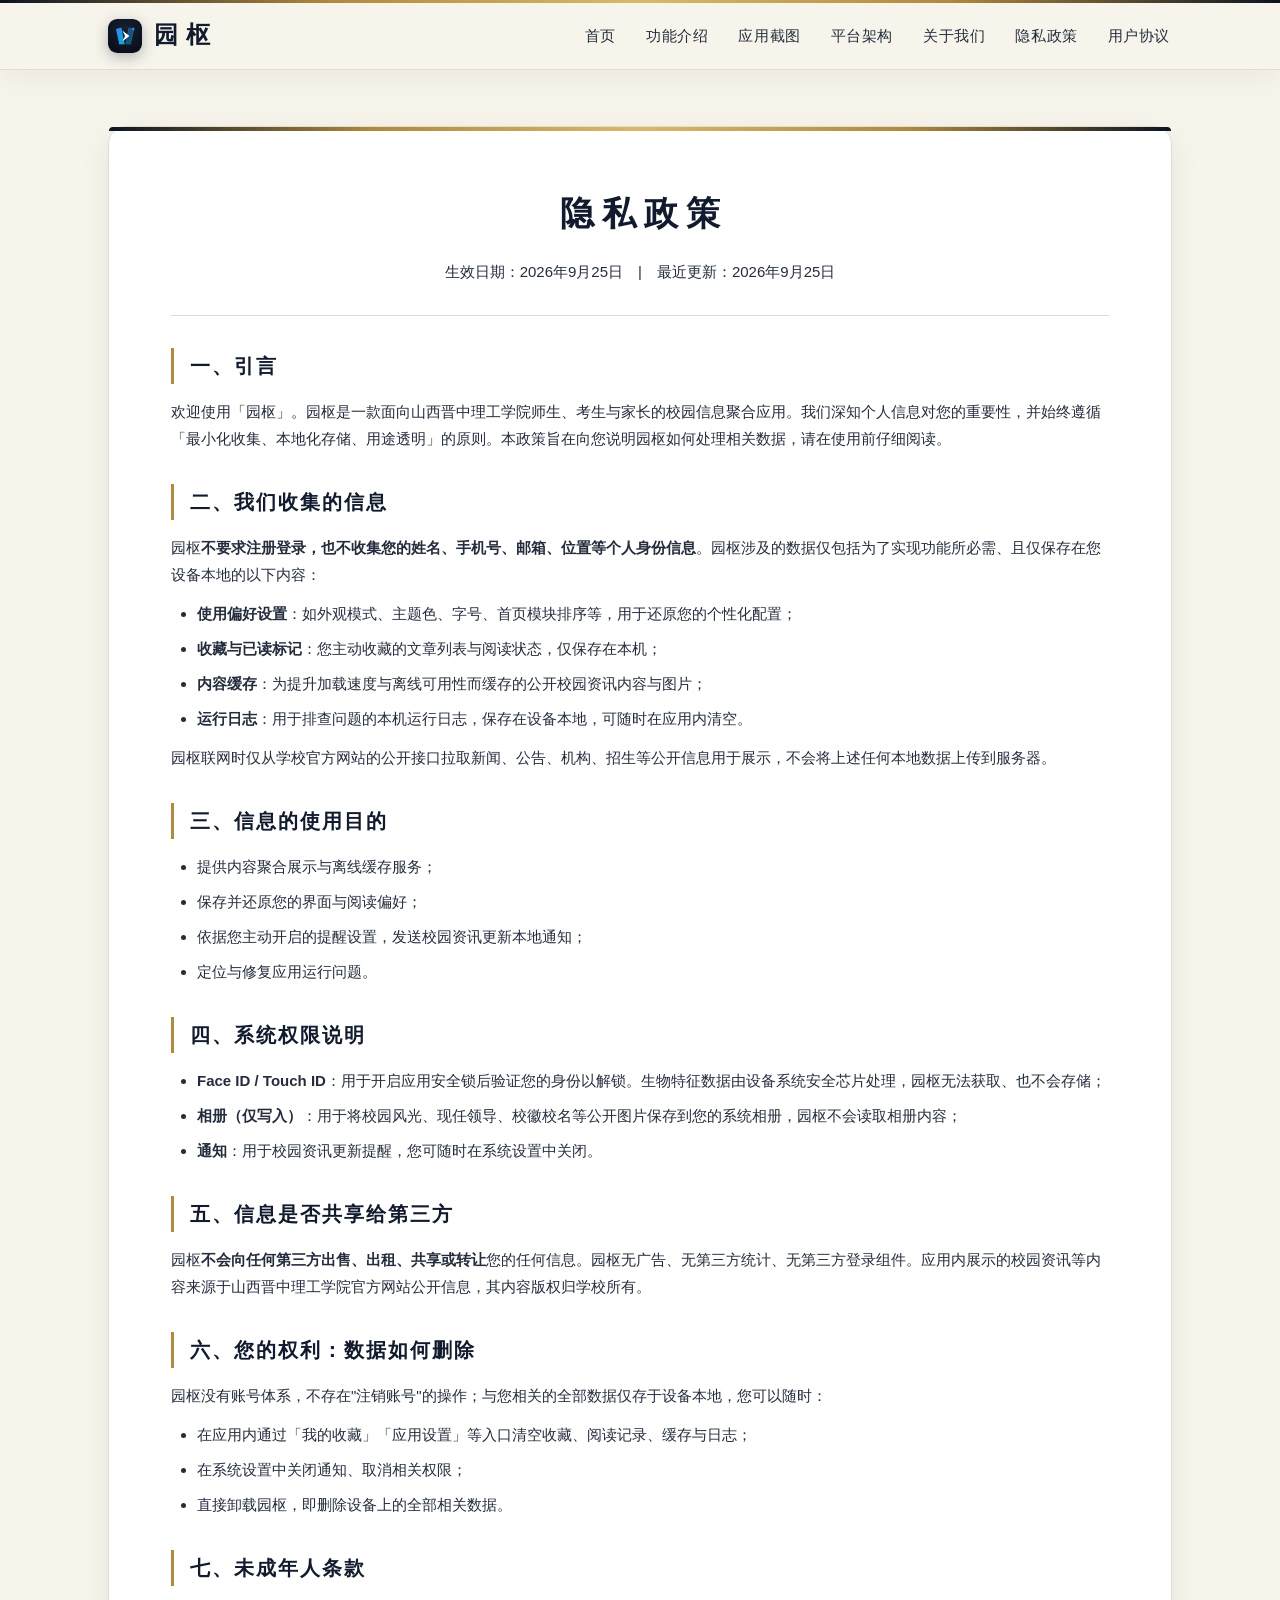
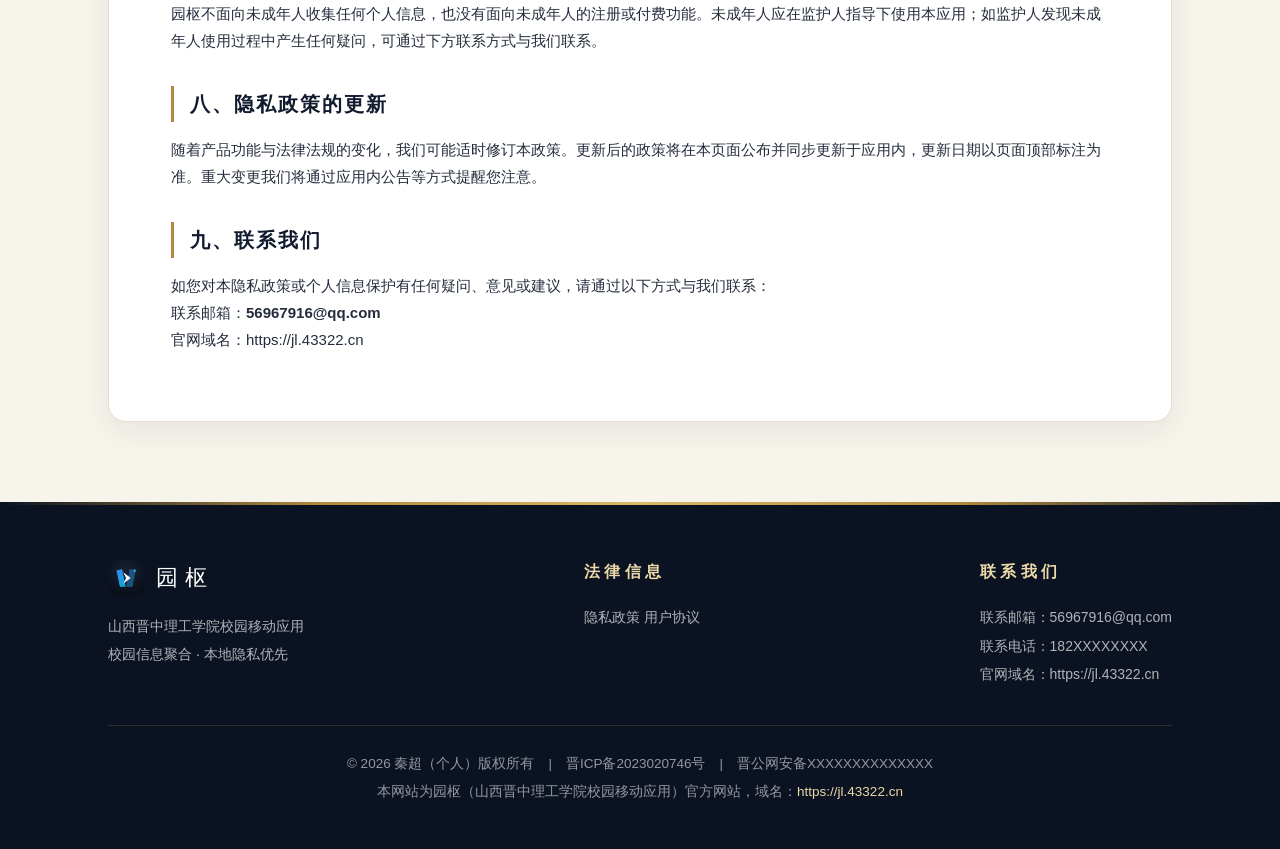
<file: privacy.html>
<!DOCTYPE html>
<html lang="zh-CN">
<head>
  <meta charset="UTF-8">
  <meta name="viewport" content="width=device-width, initial-scale=1.0">
  <title>隐私政策 · 园枢</title>
  <meta name="description" content="园枢隐私政策：本应用不要求注册登录、不收集个人身份信息，所有数据仅保存在设备本地，未向任何第三方共享用户信息。">
  <link rel="icon" type="image/png" href="assets/icon.png">
  <link rel="stylesheet" href="styles.css">
</head>
<body>

  <header class="site-header">
    <div class="container nav">
      <a class="brand" href="index.html" aria-label="返回首页">
        <img src="assets/icon.png" alt="园枢图标">
        <span>园枢</span>
      </a>
      <nav class="nav-links" aria-label="主导航">
        <a href="index.html#top">首页</a>
        <a href="index.html#features">功能介绍</a>
        <a href="index.html#screenshots">应用截图</a>
        <a href="index.html#architecture">平台架构</a>
        <a href="index.html#about">关于我们</a>
        <a href="privacy.html">隐私政策</a>
        <a href="agreement.html">用户协议</a>
      </nav>
    </div>
  </header>

  <main class="container">
    <div class="doc-wrap">
      <h1>隐私政策</h1>
      <p class="doc-meta">生效日期：2026年9月25日　|　最近更新：2026年9月25日</p>

      <h2>一、引言</h2>
      <p>
        欢迎使用「园枢」。园枢是一款面向山西晋中理工学院师生、考生与家长的校园信息聚合应用。我们深知个人信息对您的重要性，并始终遵循「最小化收集、本地化存储、用途透明」的原则。本政策旨在向您说明园枢如何处理相关数据，请在使用前仔细阅读。
      </p>

      <h2>二、我们收集的信息</h2>
      <p>
        园枢<strong>不要求注册登录，也不收集您的姓名、手机号、邮箱、位置等个人身份信息</strong>。园枢涉及的数据仅包括为了实现功能所必需、且仅保存在您设备本地的以下内容：
      </p>
      <ul>
        <li><strong>使用偏好设置</strong>：如外观模式、主题色、字号、首页模块排序等，用于还原您的个性化配置；</li>
        <li><strong>收藏与已读标记</strong>：您主动收藏的文章列表与阅读状态，仅保存在本机；</li>
        <li><strong>内容缓存</strong>：为提升加载速度与离线可用性而缓存的公开校园资讯内容与图片；</li>
        <li><strong>运行日志</strong>：用于排查问题的本机运行日志，保存在设备本地，可随时在应用内清空。</li>
      </ul>
      <p>
        园枢联网时仅从学校官方网站的公开接口拉取新闻、公告、机构、招生等公开信息用于展示，不会将上述任何本地数据上传到服务器。
      </p>

      <h2>三、信息的使用目的</h2>
      <ul>
        <li>提供内容聚合展示与离线缓存服务；</li>
        <li>保存并还原您的界面与阅读偏好；</li>
        <li>依据您主动开启的提醒设置，发送校园资讯更新本地通知；</li>
        <li>定位与修复应用运行问题。</li>
      </ul>

      <h2>四、系统权限说明</h2>
      <ul>
        <li><strong>Face ID / Touch ID</strong>：用于开启应用安全锁后验证您的身份以解锁。生物特征数据由设备系统安全芯片处理，园枢无法获取、也不会存储；</li>
        <li><strong>相册（仅写入）</strong>：用于将校园风光、现任领导、校徽校名等公开图片保存到您的系统相册，园枢不会读取相册内容；</li>
        <li><strong>通知</strong>：用于校园资讯更新提醒，您可随时在系统设置中关闭。</li>
      </ul>

      <h2>五、信息是否共享给第三方</h2>
      <p>
        园枢<strong>不会向任何第三方出售、出租、共享或转让</strong>您的任何信息。园枢无广告、无第三方统计、无第三方登录组件。应用内展示的校园资讯等内容来源于山西晋中理工学院官方网站公开信息，其内容版权归学校所有。
      </p>

      <h2>六、您的权利：数据如何删除</h2>
      <p>
        园枢没有账号体系，不存在"注销账号"的操作；与您相关的全部数据仅存于设备本地，您可以随时：
      </p>
      <ul>
        <li>在应用内通过「我的收藏」「应用设置」等入口清空收藏、阅读记录、缓存与日志；</li>
        <li>在系统设置中关闭通知、取消相关权限；</li>
        <li>直接卸载园枢，即删除设备上的全部相关数据。</li>
      </ul>

      <h2>七、未成年人条款</h2>
      <p>
        园枢不面向未成年人收集任何个人信息，也没有面向未成年人的注册或付费功能。未成年人应在监护人指导下使用本应用；如监护人发现未成年人使用过程中产生任何疑问，可通过下方联系方式与我们联系。
      </p>

      <h2>八、隐私政策的更新</h2>
      <p>
        随着产品功能与法律法规的变化，我们可能适时修订本政策。更新后的政策将在本页面公布并同步更新于应用内，更新日期以页面顶部标注为准。重大变更我们将通过应用内公告等方式提醒您注意。
      </p>

      <h2>九、联系我们</h2>
      <p>
        如您对本隐私政策或个人信息保护有任何疑问、意见或建议，请通过以下方式与我们联系：<br>
        联系邮箱：<strong>56967916@qq.com</strong><br>
        官网域名：https://jl.43322.cn
      </p>
    </div>
  </main>

  <footer class="site-footer">
    <div class="container">
      <div class="footer-grid">
        <div class="footer-col">
          <div class="footer-brand"><img src="assets/icon.png" alt="园枢图标">园枢</div>
          <p>山西晋中理工学院校园移动应用<br>校园信息聚合 · 本地隐私优先</p>
        </div>
        <div class="footer-col legal">
          <h4>法律信息</h4>
          <a href="privacy.html">隐私政策</a>
          <a href="agreement.html">用户协议</a>
        </div>
        <div class="footer-col">
          <h4>联系我们</h4>
          <p>联系邮箱：56967916@qq.com</p>
          <p>联系电话：182XXXXXXXX</p>
          <p>官网域名：https://jl.43322.cn</p>
        </div>
      </div>
      <div class="copyright">
        © 2026 秦超（个人）版权所有　|　晋ICP备2023020746号　|　晋公网安备XXXXXXXXXXXXXX<br>
        本网站为园枢（山西晋中理工学院校园移动应用）官方网站，域名：<span class="domain">https://jl.43322.cn</span>
      </div>
    </div>
  </footer>

</body>
</html>
</file>
<file: styles.css>
/* ============================================================
   园枢 · 应用介绍官网 —— 统一设计系统 v2
   设计语言：墨蓝 × 鎏金 × 宣纸暖白（Academic Art Nouveau）
   零外部依赖：无 CDN、无远程字体、无远程图片、无第三方库
   ============================================================ */

:root {
  /* 色彩体系 */
  --ink: #121B2E;          /* 墨色主文 */
  --navy: #0B1322;         /* 深墨蓝底 */
  --navy-2: #14223E;
  --blue: #2C4E8C;         /* 群青点缀 */
  --blue-deep: #1F3A68;
  --gold: #B08A3E;         /* 鎏金主色 */
  --gold-bright: #D8B96A;
  --gold-pale: #EBD9A8;
  --gold-soft: #F4ECD8;    /* 金纱浅底 */
  --paper: #F7F4EC;        /* 宣纸暖白 */
  --paper-deep: #EFEAE0;
  --card: #FFFFFF;
  --text: #252D3D;
  --muted: #6D7585;
  --line: #E4DDCC;         /* 暖发丝线 */

  --serif: "Songti SC", "STSong", "Noto Serif CJK SC", "SimSun", serif;
  --sans: -apple-system, BlinkMacSystemFont, "PingFang SC",
    "Hiragino Sans GB", "Microsoft YaHei", "Segoe UI", Roboto, sans-serif;

  --radius: 18px;
  --shadow: 0 10px 32px rgba(18, 27, 46, 0.07);
  --shadow-hover: 0 20px 48px rgba(18, 27, 46, 0.13);
  --shadow-gold: 0 12px 34px rgba(176, 138, 62, 0.32);

  color-scheme: light;
}

* { margin: 0; padding: 0; box-sizing: border-box; }

html { scroll-behavior: smooth; }

body {
  font-family: var(--sans);
  color: var(--text);
  background: var(--paper);
  line-height: 1.8;
  font-size: 16px;
  -webkit-font-smoothing: antialiased;
  text-rendering: optimizeLegibility;
}

img { display: block; max-width: 100%; }
a { color: var(--blue); text-decoration: none; transition: color 0.25s ease; }
a:hover { color: var(--gold); }

::selection { background: var(--gold-pale); color: var(--ink); }

.container { max-width: 1120px; margin: 0 auto; padding: 0 28px; }

/* 锚点页签在吸顶导航下的偏移 */
[id] { scroll-margin-top: 86px; }

/* ---------- 顶部导航 ---------- */
.site-header {
  position: sticky;
  top: 0;
  z-index: 100;
  background: rgba(247, 244, 236, 0.9);
  backdrop-filter: blur(16px) saturate(1.4);
  -webkit-backdrop-filter: blur(16px) saturate(1.4);
  border-bottom: 1px solid var(--line);
  box-shadow: 0 8px 28px rgba(18, 27, 46, 0.05);
}

.site-header::before {
  content: "";
  display: block;
  height: 3px;
  background: linear-gradient(90deg, var(--navy) 0%, var(--gold) 26%, var(--gold-bright) 50%, var(--gold) 74%, var(--navy) 100%);
}

.nav { display: flex; align-items: center; justify-content: space-between; height: 66px; }

.brand {
  display: flex;
  align-items: center;
  gap: 12px;
  color: var(--ink);
}

.brand img {
  width: 34px;
  height: 34px;
  border-radius: 9px;
  box-shadow: 0 4px 14px rgba(18, 27, 46, 0.3);
  transition: transform 0.35s ease;
}

.brand:hover img { transform: rotate(-6deg) scale(1.05); }

.brand span {
  font-family: var(--serif);
  font-size: 24px;
  font-weight: 700;
  letter-spacing: 0.32em;
  margin-right: -0.32em;
}

.nav-links { display: flex; align-items: center; gap: 26px; }

.nav-links a {
  color: var(--text);
  font-size: 14.5px;
  letter-spacing: 0.04em;
  padding: 6px 2px;
  position: relative;
  white-space: nowrap;
}

.nav-links a:hover { color: var(--gold); text-decoration: none; }

.nav-links a::after {
  content: "";
  position: absolute;
  left: 50%;
  bottom: 0;
  width: 0;
  height: 2px;
  background: linear-gradient(90deg, transparent, var(--gold), transparent);
  transform: translateX(-50%);
  transition: width 0.28s ease;
}

.nav-links a:hover::after { width: 100%; }

/* ---------- 首屏 Hero ---------- */
.hero {
  position: relative;
  overflow: hidden;
  background:
    radial-gradient(900px 420px at 82% -8%, rgba(216, 185, 106, 0.16), transparent 62%),
    radial-gradient(720px 460px at -8% 108%, rgba(44, 78, 140, 0.5), transparent 60%),
    linear-gradient(158deg, var(--navy) 0%, var(--navy-2) 52%, #1B2F57 100%);
  color: #fff;
  padding: 108px 0 116px;
}

.hero::after { /* 内嵌画框线 */
  content: "";
  position: absolute;
  inset: 26px;
  border: 1px solid rgba(216, 185, 106, 0.22);
  border-radius: 4px;
  pointer-events: none;
}

.hero-inner {
  display: flex;
  align-items: center;
  gap: 72px;
  position: relative;
  z-index: 1;
}

.hero-text { flex: 1.3; }

.hero-tag {
  display: inline-block;
  font-size: 12.5px;
  letter-spacing: 0.42em;
  margin-right: -0.42em;
  color: var(--gold-pale);
  border: 1px solid rgba(216, 185, 106, 0.5);
  border-radius: 999px;
  padding: 6px 18px 6px 20px;
  margin-bottom: 30px;
}

.hero h1 {
  font-family: var(--serif);
  font-size: 86px;
  line-height: 1.1;
  font-weight: 700;
  letter-spacing: 0.3em;
  margin-right: -0.3em;
  margin-bottom: 22px;
  background: linear-gradient(115deg, #FBF2D3 0%, #E9CD8D 30%, #CAA554 50%, #F7E9BE 68%, #BC9350 88%);
  -webkit-background-clip: text;
  background-clip: text;
  color: transparent;
}

.hero-slogan {
  font-family: var(--serif);
  font-size: 21px;
  letter-spacing: 0.3em;
  margin-right: -0.3em;
  color: rgba(255, 255, 255, 0.92);
  margin-bottom: 26px;
}

.hero-desc {
  font-size: 15.5px;
  color: rgba(255, 255, 255, 0.72);
  max-width: 580px;
  margin-bottom: 38px;
  border-left: 2px solid rgba(216, 185, 106, 0.6);
  padding-left: 20px;
}

.hero-actions { display: flex; align-items: center; gap: 18px; flex-wrap: wrap; }

.btn {
  display: inline-block;
  padding: 14px 38px;
  border-radius: 999px;
  font-size: 15.5px;
  font-weight: 600;
  letter-spacing: 0.12em;
  transition: transform 0.25s ease, box-shadow 0.25s ease, background 0.25s ease, color 0.25s ease;
}

.btn:hover { transform: translateY(-2px); text-decoration: none; }

.btn-gold {
  background: linear-gradient(135deg, #D9BC66, var(--gold));
  color: var(--ink);
  box-shadow: var(--shadow-gold);
}

.btn-gold:hover { box-shadow: 0 18px 44px rgba(216, 185, 106, 0.5); }

.btn-ghost {
  color: #fff;
  border: 1px solid rgba(255, 255, 255, 0.5);
}

.btn-ghost:hover { background: rgba(255, 255, 255, 0.1); border-color: rgba(216, 185, 106, 0.8); color: var(--gold-pale); }

.hero-note {
  margin-top: 24px;
  font-size: 13px;
  letter-spacing: 0.14em;
  color: rgba(255, 255, 255, 0.55);
}

.hero-icon { flex: 0.7; display: flex; flex-direction: column; align-items: center; gap: 20px; }

.hero-icon img {
  width: 224px;
  height: 224px;
  border-radius: 48px;
  box-shadow: 0 30px 70px rgba(0, 0, 0, 0.5), 0 0 0 1px rgba(216, 185, 106, 0.35), 0 0 64px rgba(216, 185, 106, 0.12);
  animation: floaty 6s ease-in-out infinite;
}

@keyframes floaty {
  0%, 100% { transform: translateY(0); }
  50% { transform: translateY(-10px); }
}

.hero-icon .status {
  font-size: 12.5px;
  letter-spacing: 0.18em;
  color: var(--gold-pale);
  background: rgba(216, 185, 106, 0.12);
  border: 1px solid rgba(216, 185, 106, 0.45);
  padding: 7px 20px;
  border-radius: 999px;
}

/* ---------- 通用板块 ---------- */
.section { padding: 96px 0; }

.section-alt {
  background: var(--card);
  border-top: 1px solid var(--line);
  border-bottom: 1px solid var(--line);
}

.section-head { text-align: center; max-width: 780px; margin: 0 auto 56px; }

.section-head .kicker {
  display: inline-block;
  font-size: 12.5px;
  letter-spacing: 0.5em;
  margin-right: -0.5em;
  color: var(--gold);
  font-weight: 700;
  text-transform: uppercase;
  margin-bottom: 14px;
}

.section-head h2 {
  font-family: var(--serif);
  font-size: 38px;
  color: var(--ink);
  letter-spacing: 0.16em;
  margin-right: -0.16em;
  line-height: 1.4;
  margin-bottom: 18px;
}

.section-head h2::after {
  content: "◆";
  display: block;
  font-size: 11px;
  color: var(--gold);
  margin-top: 16px;
  letter-spacing: 0;
}

.section-head p { color: var(--muted); font-size: 15.5px; }

/* ---------- 应用介绍 ---------- */
.intro-grid { display: grid; grid-template-columns: repeat(2, 1fr); gap: 28px; }

.intro-card {
  background: var(--card);
  border: 1px solid var(--line);
  border-radius: var(--radius);
  padding: 34px 36px;
  box-shadow: var(--shadow);
  position: relative;
  overflow: hidden;
  transition: transform 0.3s ease, box-shadow 0.3s ease, border-color 0.3s ease;
}

.intro-card::before {
  content: "";
  position: absolute;
  left: 0; top: 0;
  width: 3px; height: 0;
  background: linear-gradient(180deg, var(--gold-bright), var(--gold));
  transition: height 0.35s ease;
}

.intro-card:hover { transform: translateY(-4px); box-shadow: var(--shadow-hover); border-color: var(--gold-pale); }
.intro-card:hover::before { height: 100%; }

.intro-card h3 {
  font-family: var(--serif);
  font-size: 19.5px;
  color: var(--ink);
  margin-bottom: 14px;
  display: flex;
  align-items: center;
  gap: 12px;
  letter-spacing: 0.06em;
}

.intro-card h3 .num {
  display: inline-flex;
  align-items: center;
  justify-content: center;
  width: 32px;
  height: 32px;
  border: 1px solid var(--gold);
  border-radius: 9px;
  background: var(--gold-soft);
  color: var(--gold);
  font-family: var(--serif);
  font-size: 15px;
  flex-shrink: 0;
}

.intro-card p { color: var(--muted); font-size: 15px; }

/* ---------- 功能特性 ---------- */
.feature-grid { display: grid; grid-template-columns: repeat(3, 1fr); gap: 28px; }

.feature-card {
  background: var(--card);
  border: 1px solid var(--line);
  border-radius: var(--radius);
  padding: 34px 30px 30px;
  box-shadow: var(--shadow);
  transition: transform 0.3s ease, box-shadow 0.3s ease, border-color 0.3s ease;
  position: relative;
}

.feature-card::after {
  content: "";
  position: absolute;
  right: 18px; top: 18px;
  width: 44px; height: 44px;
  border-top: 1px solid var(--gold-pale);
  border-right: 1px solid var(--gold-pale);
  border-radius: 0 14px 0 0;
  opacity: 0;
  transition: opacity 0.3s ease;
}

.feature-card:hover { transform: translateY(-6px); box-shadow: var(--shadow-hover); border-color: var(--gold-pale); }
.feature-card:hover::after { opacity: 1; }

.feature-ico {
  width: 54px;
  height: 54px;
  border-radius: 50%;
  display: flex;
  align-items: center;
  justify-content: center;
  font-family: var(--serif);
  font-size: 17px;
  font-weight: 700;
  color: var(--gold);
  background: var(--gold-soft);
  border: 1px solid var(--gold-pale);
  margin-bottom: 20px;
  letter-spacing: 0.06em;
}

.feature-card h3 { font-family: var(--serif); font-size: 19px; color: var(--ink); margin-bottom: 12px; letter-spacing: 0.05em; }
.feature-card p { font-size: 14.5px; color: var(--muted); }

/* ---------- 应用截图（轮播） ---------- */
.carousel { position: relative; max-width: 980px; margin: 0 auto; }

.cvr-stage {
  position: relative;
  display: flex;
  align-items: center;
  justify-content: center;
  border-radius: 22px;
  overflow: hidden;
  height: 760px;
  border: 1px solid var(--line);
  box-shadow: var(--shadow-hover);
  background:
    radial-gradient(720px 300px at 50% 0%, rgba(216, 185, 106, 0.14), transparent 70%),
    radial-gradient(600px 300px at 12% 100%, rgba(44, 78, 140, 0.35), transparent 62%),
    linear-gradient(165deg, var(--navy) 0%, #101C38 60%, var(--navy-2) 100%);
}

.cvr-stage::after { /* 舞台衬线 */
  content: "";
  position: absolute;
  inset: 14px;
  border: 1px solid rgba(216, 185, 106, 0.28);
  border-radius: 14px;
  pointer-events: none;
  z-index: 3;
}

.cvr-phone {
  position: relative;
  height: calc(100% - 88px);
  aspect-ratio: 1284 / 2778;
  border-radius: 40px;
  overflow: hidden;
  background: #fff;
  border: 7px solid #0A1220;
  outline: 1px solid rgba(216, 185, 106, 0.5);
  box-shadow:
    0 40px 90px rgba(0, 0, 0, 0.55),
    0 0 0 7px rgba(216, 185, 106, 0.08),
    0 0 90px rgba(216, 185, 106, 0.12);
}

.cvr-img {
  position: absolute;
  inset: 0;
  width: 100%;
  height: 100%;
  object-fit: cover;
  object-position: top center;
  opacity: 0;
  transform: scale(1.03);
  transition: opacity 0.65s ease, transform 0.9s cubic-bezier(0.22, 0.61, 0.36, 1);
}

.cvr-img.active { opacity: 1; transform: scale(1); z-index: 2; }

.cvr-meta {
  display: flex;
  flex-direction: column;
  align-items: center;
  margin-top: 20px;
}

.cvr-chip {
  display: inline-block;
  font-family: var(--serif);
  font-size: 15px;
  letter-spacing: 0.28em;
  margin-right: -0.28em;
  color: var(--ink);
  background: linear-gradient(135deg, #E9D392, var(--gold));
  border: 1px solid rgba(255, 245, 214, 0.9);
  padding: 9px 28px 9px 32px;
  border-radius: 999px;
  box-shadow: 0 8px 22px rgba(176, 138, 62, 0.28);
}

.cvr-arrow {
  position: absolute;
  top: 50%;
  transform: translateY(-50%);
  z-index: 5;
  width: 54px;
  height: 54px;
  border-radius: 50%;
  border: 1.5px solid rgba(216, 185, 106, 0.65);
  background: rgba(11, 19, 34, 0.55);
  backdrop-filter: blur(8px);
  -webkit-backdrop-filter: blur(8px);
  color: var(--gold-pale);
  display: flex;
  align-items: center;
  justify-content: center;
  cursor: pointer;
  box-shadow: 0 8px 24px rgba(0, 0, 0, 0.3), 0 0 0 4px rgba(216, 185, 106, 0.08);
  transition: background 0.25s ease, color 0.25s ease, transform 0.25s ease, box-shadow 0.25s ease;
}

.cvr-arrow:hover {
  background: linear-gradient(135deg, #D9BC66, var(--gold));
  color: var(--ink);
  box-shadow: var(--shadow-gold);
  transform: translateY(-50%) scale(1.07);
}

.cvr-arrow:active { transform: translateY(-50%) scale(0.96); }

.cvr-arrow.prev { left: 26px; }
.cvr-arrow.next { right: 26px; }

.cvr-caption {
  text-align: center;
  margin-top: 12px;
  font-size: 15px;
  color: var(--muted);
  min-height: 27px;
  transition: opacity 0.3s ease;
}

.cvr-rail {
  display: flex;
  gap: 12px;
  justify-content: center;
  margin-top: 18px;
  padding: 4px 6px;
  overflow-x: auto;
  scrollbar-width: thin;
  scrollbar-color: var(--gold-pale) transparent;
}

.cvr-thumb {
  flex: 0 0 auto;
  width: 52px;
  height: 52px;
  padding: 0;
  border-radius: 12px;
  overflow: hidden;
  border: 3px solid transparent;
  background: none;
  cursor: pointer;
  opacity: 0.42;
  filter: saturate(0.7);
  transition: opacity 0.25s ease, border-color 0.25s ease, transform 0.25s ease, filter 0.25s ease, box-shadow 0.25s ease;
}

.cvr-thumb img { width: 100%; height: 100%; object-fit: cover; object-position: top; }

.cvr-thumb:hover { opacity: 0.85; transform: translateY(-2px); }

.cvr-thumb.active {
  opacity: 1;
  filter: none;
  border-color: var(--gold);
  transform: scale(1.07);
  box-shadow: 0 6px 18px rgba(176, 138, 62, 0.38);
}

/* ---------- 平台架构 ---------- */
.flow-grid { display: grid; grid-template-columns: repeat(2, 1fr); gap: 28px; }

.flow-card {
  background: var(--card);
  border: 1px solid var(--line);
  border-radius: var(--radius);
  overflow: hidden;
  box-shadow: var(--shadow);
  transition: transform 0.3s ease, box-shadow 0.3s ease, border-color 0.3s ease;
}

.flow-card:hover { transform: translateY(-4px); box-shadow: var(--shadow-hover); border-color: var(--gold-pale); }

.flow-card img { width: 100%; height: auto; transition: transform 0.5s ease; }

.flow-card:hover img { transform: scale(1.015); }

.flow-cap { padding: 20px 24px 22px; border-top: 1px solid var(--line); }

.flow-cap .fig-no {
  display: inline-block;
  font-size: 11.5px;
  letter-spacing: 0.14em;
  color: var(--gold);
  background: var(--gold-soft);
  border: 1px solid var(--gold-pale);
  border-radius: 999px;
  padding: 3px 13px;
  margin-bottom: 10px;
}

.flow-cap h3 { font-family: var(--serif); font-size: 17px; color: var(--ink); margin-bottom: 8px; letter-spacing: 0.04em; }
.flow-cap p { font-size: 13.5px; color: var(--muted); }

/* ---------- 系统与隐私 ---------- */
.sys-grid { display: grid; grid-template-columns: repeat(2, 1fr); gap: 28px; }

.sys-card {
  background: var(--card);
  border: 1px solid var(--line);
  border-radius: var(--radius);
  padding: 30px 32px;
  box-shadow: var(--shadow);
}

.sys-card h3 {
  font-family: var(--serif);
  font-size: 18px;
  letter-spacing: 0.1em;
  color: var(--ink);
  margin-bottom: 16px;
  padding-bottom: 14px;
  border-bottom: 1px solid var(--line);
  position: relative;
}

.sys-card h3::after {
  content: "";
  position: absolute;
  left: 0;
  bottom: -1px;
  width: 44px;
  height: 2px;
  background: linear-gradient(90deg, var(--gold), transparent);
}

.sys-card ul { list-style: none; }

.sys-card li {
  font-size: 14.5px;
  color: var(--muted);
  padding: 8px 0 8px 24px;
  position: relative;
}

.sys-card li::before {
  content: "";
  position: absolute;
  left: 4px;
  top: 16px;
  width: 7px;
  height: 7px;
  transform: rotate(45deg);
  background: var(--gold);
  opacity: 0.85;
}

/* ---------- 关于我们 ---------- */
.about-card {
  background: var(--card);
  border: 1px solid var(--line);
  border-radius: var(--radius);
  padding: 44px 48px;
  box-shadow: var(--shadow);
  position: relative;
}

.about-card::before {
  content: "";
  position: absolute;
  inset: 16px;
  border: 1px solid rgba(176, 138, 62, 0.2);
  border-radius: 12px;
  pointer-events: none;
}

.about-card h3 {
  font-family: var(--serif);
  font-size: 20px;
  letter-spacing: 0.12em;
  color: var(--ink);
  margin: 24px 0 12px;
}

.about-card h3:first-child { margin-top: 0; }
.about-card p { color: var(--muted); font-size: 15px; }

.about-table { margin-top: 10px; }

.about-table .row {
  display: flex;
  gap: 20px;
  padding: 12px 0;
  border-bottom: 1px dashed var(--line);
  font-size: 15px;
}

.about-table .row:last-child { border-bottom: none; }
.about-table .k { width: 116px; flex-shrink: 0; color: var(--ink); font-weight: 600; letter-spacing: 0.08em; }
.about-table .v { color: var(--muted); word-break: break-all; }

/* ---------- 页脚 ---------- */
.site-footer {
  background: var(--navy);
  color: rgba(255, 255, 255, 0.76);
  padding: 56px 0 42px;
  position: relative;
  overflow: hidden;
}

.site-footer::before {
  content: "";
  position: absolute;
  top: 0; left: 0; right: 0;
  height: 3px;
  background: linear-gradient(90deg, transparent, var(--gold), var(--gold-bright), var(--gold), transparent);
}

.footer-grid {
  display: flex;
  flex-wrap: wrap;
  gap: 40px;
  align-items: flex-start;
  justify-content: space-between;
}

.footer-col h4 {
  font-family: var(--serif);
  color: var(--gold-pale);
  font-size: 16px;
  letter-spacing: 0.28em;
  margin-bottom: 16px;
}

.footer-col p, .footer-col a { font-size: 14px; line-height: 2.05; color: rgba(255, 255, 255, 0.68); }
.footer-col a:hover { color: var(--gold-bright); text-decoration: none; }

.footer-brand {
  display: flex;
  align-items: center;
  gap: 12px;
  font-family: var(--serif);
  font-size: 22px;
  letter-spacing: 0.3em;
  color: #fff;
  margin-bottom: 14px;
}

.footer-brand img { width: 36px; height: 36px; border-radius: 10px; }

.footer-col .legal a { display: inline-block; margin-right: 18px; }

.copyright {
  margin-top: 36px;
  padding-top: 24px;
  border-top: 1px solid rgba(216, 185, 106, 0.18);
  font-size: 13.5px;
  line-height: 2.1;
  color: rgba(255, 255, 255, 0.56);
  text-align: center;
}

.copyright .domain { color: var(--gold-pale); }

/* ---------- 协议文档页 ---------- */
.doc-wrap {
  background: var(--card);
  border: 1px solid var(--line);
  border-radius: var(--radius);
  padding: 56px 62px;
  box-shadow: var(--shadow);
  margin: 56px 0 80px;
  position: relative;
}

.doc-wrap::before {
  content: "";
  position: absolute;
  top: 0; left: 0; right: 0;
  height: 4px;
  border-radius: var(--radius) var(--radius) 0 0;
  background: linear-gradient(90deg, var(--navy), var(--gold), var(--gold-bright), var(--gold), var(--navy));
}

.doc-wrap h1 {
  font-family: var(--serif);
  font-size: 34px;
  color: var(--ink);
  text-align: center;
  letter-spacing: 0.24em;
  margin-right: -0.24em;
  margin-bottom: 14px;
}

.doc-meta {
  text-align: center;
  color: var(--muted);
  font-size: 14px;
  margin-bottom: 42px;
  padding-bottom: 30px;
  border-bottom: 1px solid var(--line);
}

.doc-wrap h2 {
  font-family: var(--serif);
  font-size: 20px;
  letter-spacing: 0.1em;
  color: var(--ink);
  margin: 32px 0 14px;
  padding-left: 16px;
  border-left: 3px solid var(--gold);
}

.doc-wrap p { color: var(--text); font-size: 15px; margin-bottom: 12px; }
.doc-wrap li { font-size: 15px; margin-bottom: 8px; }
.doc-wrap ul, .doc-wrap ol { padding-left: 26px; margin-bottom: 12px; }

/* ---------- 无障碍：尊重系统减弱动态效果 ---------- */
@media (prefers-reduced-motion: reduce) {
  html { scroll-behavior: auto; }
  .hero-icon img { animation: none; }
  .cvr-img, .intro-card, .feature-card, .flow-card, .btn, .brand img { transition: none; }
}

/* ---------- 响应式 ---------- */
@media (max-width: 960px) {
  .hero-inner { flex-direction: column-reverse; text-align: center; gap: 48px; }
  .hero-desc { margin: 0 auto 38px; text-align: left; }
  .hero-actions { justify-content: center; }
  .hero h1 { font-size: 64px; }
  .hero-icon img { width: 180px; height: 180px; border-radius: 40px; }
  .intro-grid, .sys-grid, .flow-grid { grid-template-columns: 1fr; }
  .feature-grid { grid-template-columns: repeat(2, 1fr); }
  .cvr-stage { height: 640px; }
  .doc-wrap { padding: 38px 26px; }
}

@media (max-width: 640px) {
  .nav { height: auto; padding: 12px 0; flex-direction: column; gap: 10px; }
  .nav-links { flex-wrap: wrap; gap: 12px 16px; justify-content: center; }
  .hero { padding: 64px 0 72px; }
  .hero h1 { font-size: 50px; letter-spacing: 0.24em; margin-right: -0.24em; }
  .hero-slogan { letter-spacing: 0.16em; margin-right: -0.16em; font-size: 18px; }
  .section { padding: 68px 0; }
  .feature-grid { grid-template-columns: 1fr; }
  .cvr-stage { height: 520px; }
  .cvr-phone { border-radius: 30px; border-width: 5px; height: calc(100% - 64px); }
  .cvr-arrow { width: 42px; height: 42px; }
  .cvr-arrow.prev { left: 14px; }
  .cvr-arrow.next { right: 14px; }
  .cvr-rail { justify-content: flex-start; }
  .about-card { padding: 30px 22px; }
  .about-table .k { width: 92px; }
  .section-head h2 { font-size: 30px; }
}
</file>
